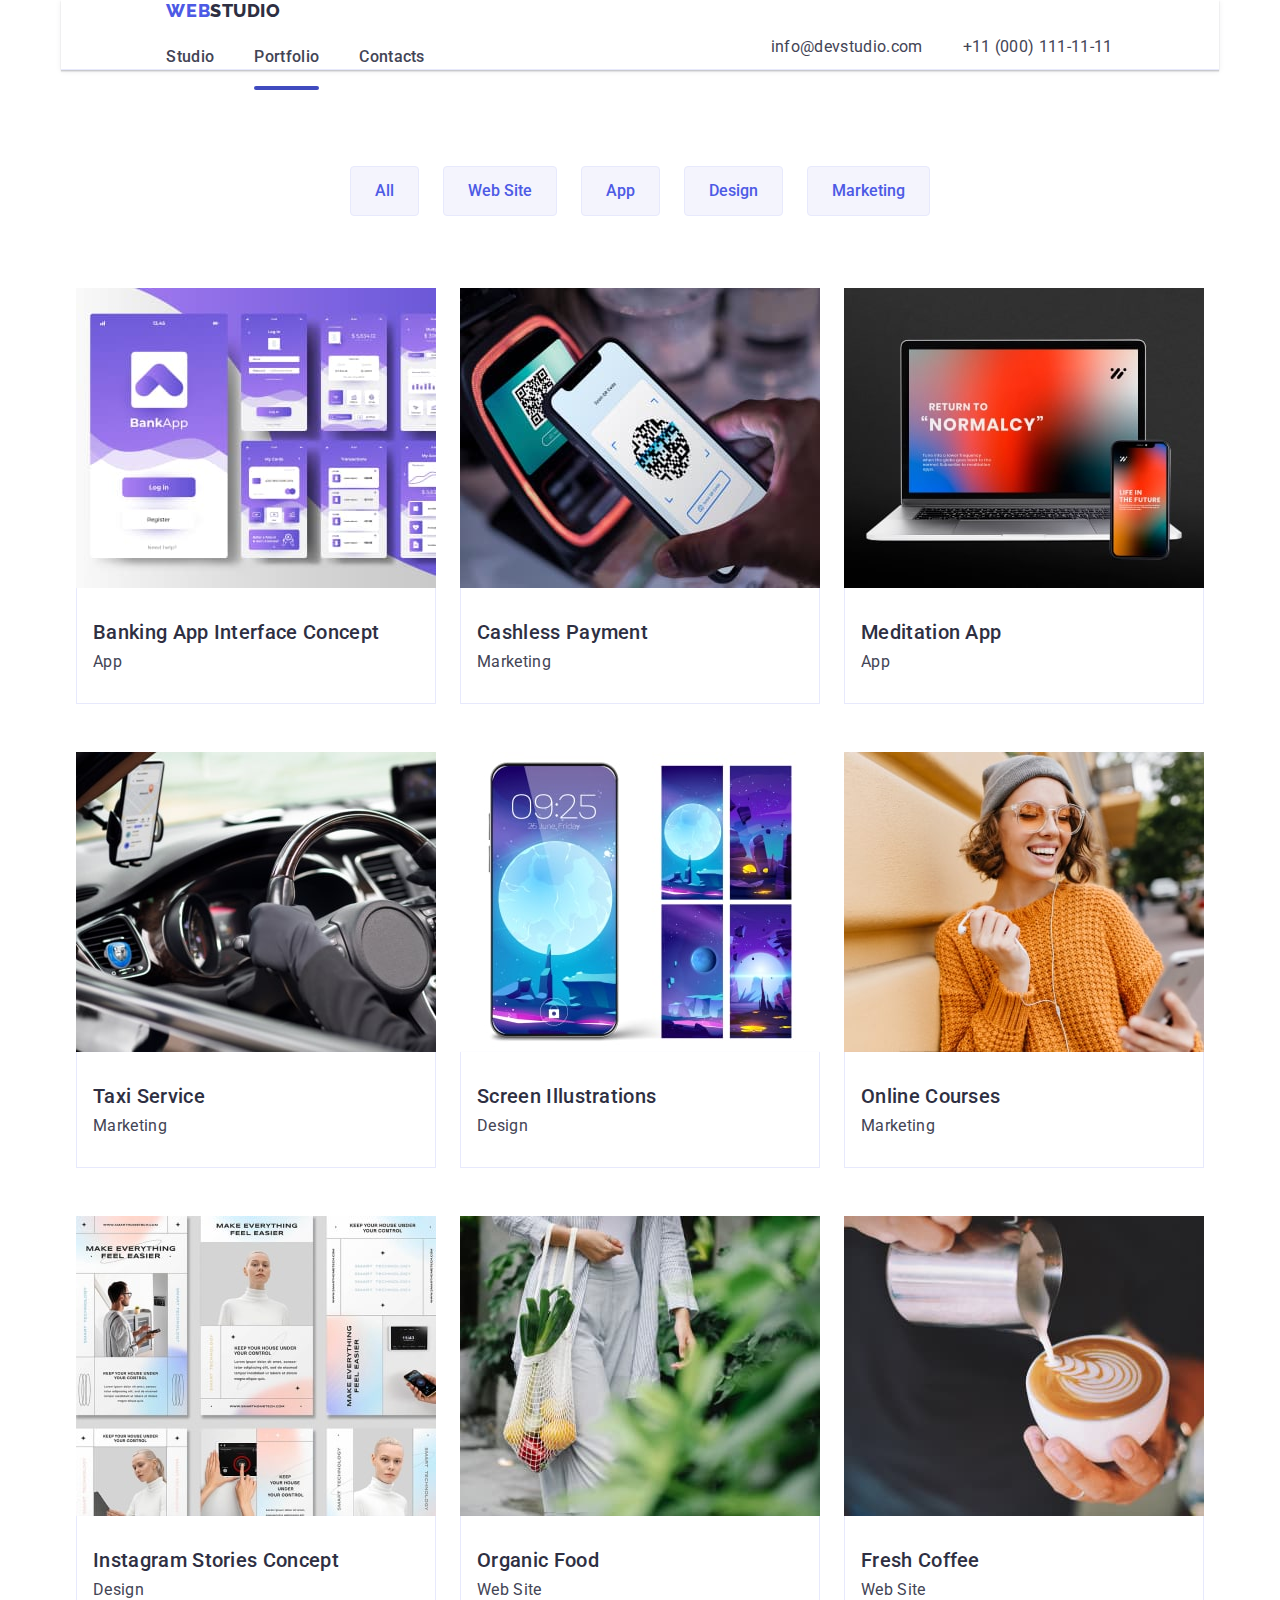
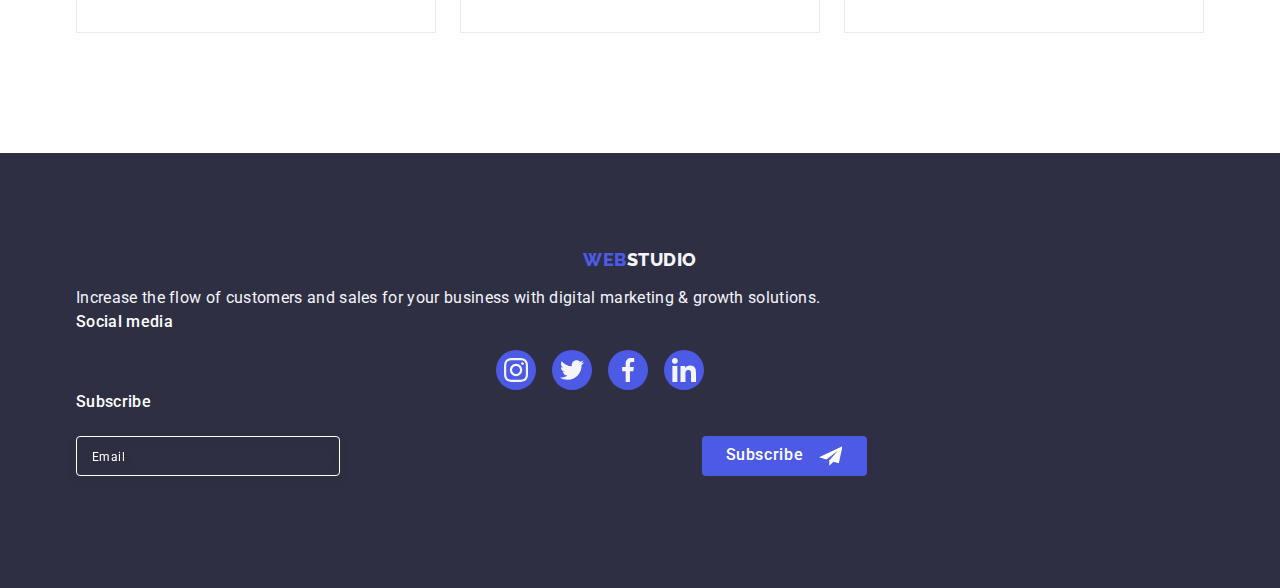
<file: portfolio.html>
<!DOCTYPE html>
<html lang="en">
  <head>
    <meta charset="UTF-8" />
    <meta http-equiv="X-UA-Compatible" content="IE=edge" />
    <meta name="viewport" content="width=device-width, initial-scale=1.0" />
    <title>Document</title>
    <!-- normalize -->
    <!-- fonts -->
    <link
      rel="stylesheet"
      href="https://cdnjs.cloudflare.com/ajax/libs/modern-normalize/1.1.0/modern-normalize.min.css"
    />
    <link rel="preconnect" href="https://fonts.googleapis.com" />
    <link rel="preconnect" href="https://fonts.gstatic.com" crossorigin />
    <link
      href="https://fonts.googleapis.com/css2?family=Raleway:wght@800&family=Roboto:wght@400;500;700;900&display=swap"
      rel="stylesheet"
    />
    <!-- My styles -->
    <link rel="stylesheet" href="./css/styles.css" />
  </head>
  <body>
    <!-- Page header - "header"-->
    <header class="page-header">
      <div class="container header-container">
        <nav class="navigation">
          <a class="logo" href="./index.html"
            >web<span class="header-span">Studio</span></a
          >
          <ul class="header-menu">
            <li class="header-item">
              <a class="header-item-link" href="./index.html">Studio</a>
            </li>
            <li class="header-item">
              <a class="header-item-link current" href="./portfolio.html"
                >Portfolio</a
              >
            </li>
            <li class="header-item">
              <a class="header-item-link" href="./index.html">Contacts</a>
            </li>
          </ul>
        </nav>
        <address class="header-address">
          <ul class="header-address-menu">
            <li class="header-address-item">
              <a class="header-item-mail" href="mailto:info@devstudio.com"
                >info@devstudio.com</a
              >
            </li>
            <li class="header-address-item">
              <a class="header-item-phone" href="tel:+110001111111"
                >+11 (000) 111-11-11</a
              >
            </li>
          </ul>
        </address>
      </div>
    </header>
    <!-- Page header ends -->
    <main>
      <!-- portfoilo section "pottfolio" -->
      <section class="portfolio-section">
        <div class="container">
          <h1 class="portfolio-header-title">Portfolio</h1>
          <ul class="portfolio-menu">
            <li class="portfolio-item-btn">
              <button class="portfolio-btn" type="button">All</button>
            </li>
            <li class="portfolio-item-btn">
              <button class="portfolio-btn" type="button">Web Site</button>
            </li>
            <li class="portfolio-item-btn">
              <button class="portfolio-btn" type="button">App</button>
            </li>
            <li class="portfolio-item-btn">
              <button class="portfolio-btn" type="button">Design</button>
            </li>
            <li class="portfolio-item-btn">
              <button class="portfolio-btn" type="button">Marketing</button>
            </li>
          </ul>
          <ul class="cards-menu">
            <li class="portfolio-item">
              <a class="portfolio-img" href="">
                <div class="port-over">
                  <div class="port-img">
                    <img
                      src="./images/img-1-360.jpg"
                      alt="Banking App Interface Concept"
                      width="360"
                    />
                  </div>
                  <div class="over">
                    <p class="over-text">
                      14 Stylish and User-Friendly App Design Concepts · Task
                      Manager App · Calorie Tracker App · Exotic Fruit Ecommerce
                      App · Cloud Storage App
                    </p>
                  </div>
                </div>
                <div class="portfoilo-img-card">
                  <h2 class="portfoilo-header-suptitle">
                    Banking App Interface Concept
                  </h2>
                  <p class="portfolio-text">App</p>
                </div>
              </a>
            </li>
            <li class="portfolio-item">
              <a class="portfolio-img" href="./index.html">
                <div class="port-over">
                  <div class="port-img">
                    <img
                      src="./images/img-2-360.jpg"
                      alt="Cashless Payment"
                      width="360"
                    />
                  </div>
                  <div class="over">
                    <p class="over-text">
                      14 Stylish and User-Friendly App Design Concepts · Task
                      Manager App · Calorie Tracker App · Exotic Fruit Ecommerce
                      App · Cloud Storage App
                    </p>
                  </div>
                </div>
                <div class="portfoilo-img-card">
                  <h2 class="portfoilo-header-suptitle">Cashless Payment</h2>
                  <p class="portfolio-text">Marketing</p>
                </div>
              </a>
            </li>
            <li class="portfolio-item">
              <a class="portfolio-img" href="./index.html">
                <div class="port-over">
                  <div class="port-img">
                    <img
                      src="./images/img-3-360.jpg"
                      alt="Meditation App"
                      width="360"
                    />
                  </div>
                  <div class="over">
                    <p class="over-text">
                      14 Stylish and User-Friendly App Design Concepts · Task
                      Manager App · Calorie Tracker App · Exotic Fruit Ecommerce
                      App · Cloud Storage App
                    </p>
                  </div>
                </div>
                <div class="portfoilo-img-card">
                  <h2 class="portfoilo-header-suptitle">Meditation App</h2>
                  <p class="portfolio-text">App</p>
                </div>
              </a>
            </li>
            <li class="portfolio-item">
              <a class="portfolio-img" href="./index.html">
                <div class="port-over">
                  <div class="port-img">
                    <img
                      src="./images/img-4-360.jpg"
                      alt="Taxi Service"
                      width="360"
                    />
                  </div>
                  <div class="over">
                    <p class="over-text">
                      14 Stylish and User-Friendly App Design Concepts · Task
                      Manager App · Calorie Tracker App · Exotic Fruit Ecommerce
                      App · Cloud Storage App
                    </p>
                  </div>
                </div>
                <div class="portfoilo-img-card">
                  <h2 class="portfoilo-header-suptitle">Taxi Service</h2>
                  <p class="portfolio-text">Marketing</p>
                </div>
              </a>
            </li>
            <li class="portfolio-item">
              <a class="portfolio-img" href="./index.html">
                <div class="port-over">
                  <div class="port-img">
                    <img
                      src="./images/img-5-360.jpg"
                      alt="Screen Illustrations"
                      width="360"
                    />
                  </div>
                  <div class="over">
                    <p class="over-text">
                      14 Stylish and User-Friendly App Design Concepts · Task
                      Manager App · Calorie Tracker App · Exotic Fruit Ecommerce
                      App · Cloud Storage App
                    </p>
                  </div>
                </div>
                <div class="portfoilo-img-card">
                  <h2 class="portfoilo-header-suptitle">
                    Screen Illustrations
                  </h2>
                  <p class="portfolio-text">Design</p>
                </div>
              </a>
            </li>
            <li class="portfolio-item">
              <a class="portfolio-img" href="./index.html">
                <div class="port-over">
                  <div class="port-img">
                    <img
                      src="./images/img-6-360.jpg"
                      alt="Online Courses"
                      width="360"
                    />
                  </div>
                  <div class="over">
                    <p class="over-text">
                      14 Stylish and User-Friendly App Design Concepts · Task
                      Manager App · Calorie Tracker App · Exotic Fruit Ecommerce
                      App · Cloud Storage App
                    </p>
                  </div>
                </div>
                <div class="portfoilo-img-card">
                  <h2 class="portfoilo-header-suptitle">Online Courses</h2>
                  <p class="portfolio-text">Marketing</p>
                </div>
              </a>
            </li>
            <li class="portfolio-item">
              <a class="portfolio-img" href="./index.html">
                <div class="port-over">
                  <div class="port-img">
                    <img
                      src="./images/img-7-360.jpg"
                      alt="Instagram Stories Concept"
                      width="360"
                    />
                  </div>
                  <div class="over">
                    <p class="over-text">
                      14 Stylish and User-Friendly App Design Concepts · Task
                      Manager App · Calorie Tracker App · Exotic Fruit Ecommerce
                      App · Cloud Storage App
                    </p>
                  </div>
                </div>
                <div class="portfoilo-img-card">
                  <h2 class="portfoilo-header-suptitle">
                    Instagram Stories Concept
                  </h2>
                  <p class="portfolio-text">Design</p>
                </div>
              </a>
            </li>
            <li class="portfolio-item">
              <a class="portfolio-img" href="">
                <div class="port-over">
                  <div class="port-img">
                    <img
                      src="./images/img-8-360.jpg"
                      alt="Organic Food"
                      width="360"
                    />
                    <div class="over">
                      <p class="over-text">
                        14 Stylish and User-Friendly App Design Concepts · Task
                        Manager App · Calorie Tracker App · Exotic Fruit
                        Ecommerce App · Cloud Storage App
                      </p>
                    </div>
                  </div>
                </div>
                <div class="portfoilo-img-card">
                  <h2 class="portfoilo-header-suptitle">Organic Food</h2>
                  <p class="portfolio-text">Web Site</p>
                </div>
              </a>
            </li>
            <li class="portfolio-item">
              <a class="portfolio-img" href="./index.html">
                <div class="port-over">
                  <div class="port-img">
                    <img
                      src="./images/img-9-360.jpg"
                      alt="Fresh Coffee"
                      width="360"
                    />
                    <div class="over">
                      <p class="over-text">
                        14 Stylish and User-Friendly App Design Concepts · Task
                        Manager App · Calorie Tracker App · Exotic Fruit
                        Ecommerce App · Cloud Storage App
                      </p>
                    </div>
                  </div>
                </div>
                <div class="portfoilo-img-card">
                  <h2 class="portfoilo-header-suptitle">Fresh Coffee</h2>
                  <p class="portfolio-text">Web Site</p>
                </div>
              </a>
            </li>
          </ul>
        </div>
      </section>
      <!-- End of portfolio section -->
    </main>
    <!-- Page Footer - "footer"-->
    <footer class="footer-main">
      <div class="container footer-social">
        <div class="footer-logo-text">
          <a class="logo footer-logo" href="./index.html"
            >web<span class="footer-span">Studio</span></a
          >
          <p class="footer-text">
            Increase the flow of customers and sales for your business with
            digital marketing & growth solutions.
          </p>
        </div>
        <div class="footer-social-wrapper">
          <p class="social-text">Social media</p>
          <ul class="footer-social-links">
            <li class="social-item">
              <a
                class="social-link social-link-hf"
                href="instagram.com"
                target="_blank"
                rel="noopener noreferer"
                aria-label="link to instagram"
              >
                <svg class="social-icon" width="24" height="24">
                  <use href="./images/icons.svg#icon-instagram"></use>
                </svg>
              </a>
            </li>
            <li class="social-item">
              <a
                class="social-link social-link-hf"
                href="twitter.com"
                target="_blank"
                rel="noopener noreferer"
                aria-label="link to twitter"
              >
                <svg class="social-icon" width="24" height="24">
                  <use href="./images/icons.svg#icon-twitter"></use>
                </svg>
              </a>
            </li>
            <li class="social-item">
              <a
                class="social-link social-link-hf"
                href="facebook.com"
                target="_blank"
                rel="noopener noreferer"
                aria-label="link to facebook"
              >
                <svg class="social-icon" width="24" height="24">
                  <use href="./images/icons.svg#icon-facebook"></use>
                </svg>
              </a>
            </li>
            <li class="social-item">
              <a
                class="social-link social-link-hf"
                href="linkedin.com"
                target="_blank"
                rel="noopener noreferer"
                aria-label="link to linkedin"
              >
                <svg class="social-icon" width="24" height="24">
                  <use href="./images/icons.svg#icon-linkedin"></use>
                </svg>
              </a>
            </li>
          </ul>
        </div>
        <div class="form-wrapper">
          <p class="footer-form-text">Subscribe</p>
          <form class="footer-form">
            <label class="footer-form">
              <input
                class="footer-form-input"
                type="mail"
                name="email"
                placeholder="Email"
              />
            </label>
            <button class="footer-btn" type="submit">
              Subscribe
              <svg class="footer-subscribe-icon" width="24" height="20">
                <use href="./images/icons.svg#icon-send"></use>
              </svg>
            </button>
          </form>
        </div>
      </div>
    </footer>
  </body>
</html>
</file>
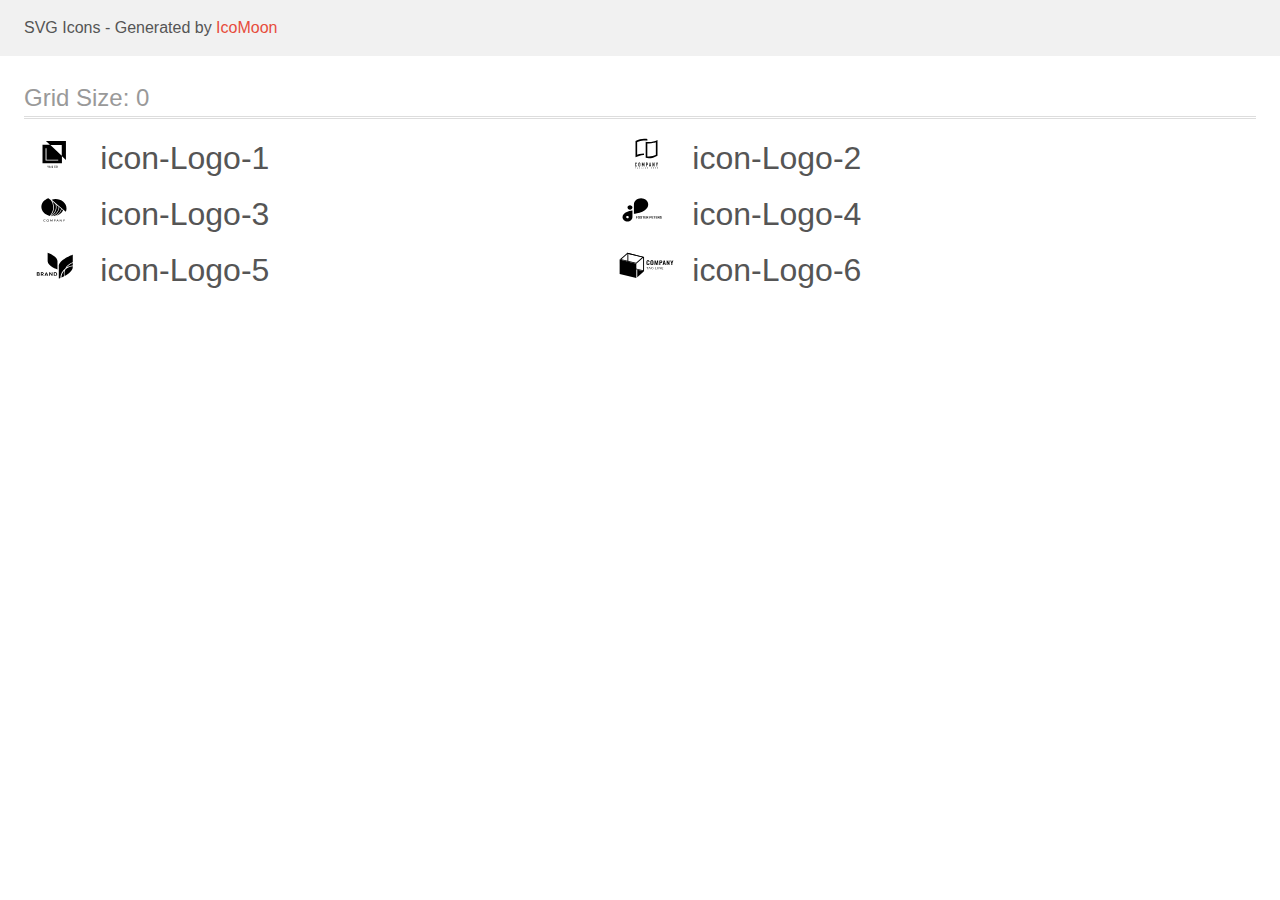
<file: images/icomoon (1)/demo.html>
<!doctype html>
<html>
<head>
    <title>IcoMoon - SVG Icons</title>
    <meta charset="utf-8">
    <meta name="viewport" content="width=device-width, initial-scale=1">
    <link rel="stylesheet" href="demo-files/demo.css">
    <link rel="stylesheet" href="style.css">
</head>
<body>
<svg aria-hidden="true" style="position: absolute; width: 0; height: 0; overflow: hidden;" version="1.1" xmlns="http://www.w3.org/2000/svg" xmlns:xlink="http://www.w3.org/1999/xlink">
<defs>
<symbol id="icon-Logo-1" viewBox="0 0 59 32">
<path d="M21.714 4l4.004 3.815-7.433-0.004v18.51h19.429v-7.077l4 3.811v-19.054h-20zM37.538 18.796l-11.354-10.817h11.354v10.817zM34.013 23.613h-12.653v-12.449h0.894v11.606h11.759v0.843zM23.883 29.749l-0.472-0.97h-0.389l0.684 1.284v0.748h0.353v-0.748l0.684-1.284h-0.388l-0.472 0.97zM25.622 28.78h0.084l0.767 2.031h-0.368l-0.164-0.476h-0.786l-0.164 0.476h-0.367l0.765-2.031h0.234zM25.249 30.058h0.595l-0.298-0.862-0.297 0.862zM27.704 29.721c-0.015-0.020-0.030-0.038-0.044-0.057-0.052-0.069-0.093-0.135-0.121-0.2s-0.043-0.132-0.043-0.201c0-0.106 0.022-0.197 0.066-0.273s0.106-0.135 0.186-0.176c0.080-0.042 0.173-0.063 0.28-0.063 0.103 0 0.192 0.021 0.266 0.063 0.075 0.041 0.133 0.095 0.173 0.163s0.061 0.142 0.061 0.223c0 0.064-0.012 0.123-0.035 0.176s-0.055 0.101-0.096 0.145c-0.041 0.044-0.088 0.085-0.142 0.124l-0.141 0.103 0.402 0.475c0.013-0.026 0.025-0.053 0.036-0.082 0.034-0.089 0.052-0.188 0.052-0.297h0.29c0 0.099-0.010 0.192-0.029 0.28s-0.049 0.17-0.091 0.245c-0.017 0.031-0.036 0.061-0.058 0.090l0.298 0.351h-0.389l-0.118-0.139c-0.064 0.049-0.133 0.086-0.208 0.114-0.099 0.035-0.204 0.053-0.315 0.053-0.135 0-0.252-0.025-0.35-0.074s-0.175-0.117-0.229-0.204c-0.053-0.087-0.080-0.186-0.080-0.297 0-0.083 0.017-0.155 0.052-0.218s0.081-0.122 0.141-0.176c0.055-0.050 0.118-0.1 0.188-0.15zM27.871 29.925l-0.042 0.031c-0.049 0.040-0.086 0.079-0.11 0.116s-0.039 0.070-0.046 0.1c-0.008 0.031-0.011 0.058-0.011 0.081 0 0.059 0.013 0.113 0.038 0.162s0.064 0.087 0.113 0.116c0.050 0.028 0.111 0.042 0.183 0.042 0.077 0 0.152-0.017 0.225-0.052 0.036-0.018 0.071-0.039 0.103-0.064l-0.452-0.532zM27.951 29.554l0.125-0.084c0.059-0.039 0.1-0.077 0.126-0.114s0.038-0.086 0.038-0.142c0-0.048-0.019-0.093-0.056-0.134s-0.090-0.061-0.158-0.061c-0.047 0-0.087 0.011-0.12 0.034s-0.057 0.050-0.074 0.087c-0.016 0.035-0.024 0.075-0.024 0.119 0 0.042 0.011 0.085 0.032 0.13s0.051 0.090 0.088 0.138c0.008 0.010 0.015 0.020 0.023 0.029zM31.505 30.15h-0.349c-0.010 0.088-0.032 0.163-0.064 0.225s-0.079 0.106-0.141 0.138c-0.061 0.032-0.142 0.047-0.241 0.047-0.082 0-0.152-0.016-0.211-0.049s-0.107-0.079-0.145-0.138c-0.037-0.059-0.065-0.131-0.084-0.213s-0.026-0.177-0.026-0.279v-0.172c0-0.108 0.010-0.204 0.029-0.287s0.051-0.156 0.091-0.213c0.040-0.058 0.090-0.101 0.149-0.131s0.129-0.045 0.209-0.045c0.098 0 0.177 0.017 0.237 0.050s0.106 0.080 0.137 0.142c0.032 0.062 0.052 0.137 0.061 0.225h0.349c-0.014-0.136-0.052-0.256-0.114-0.361s-0.148-0.187-0.259-0.247c-0.112-0.060-0.248-0.089-0.41-0.089-0.127 0-0.242 0.022-0.345 0.067s-0.188 0.109-0.261 0.194c-0.073 0.084-0.128 0.185-0.167 0.303s-0.057 0.25-0.057 0.396v0.169c0 0.146 0.019 0.278 0.056 0.396s0.093 0.219 0.165 0.303c0.072 0.083 0.158 0.147 0.258 0.192s0.213 0.067 0.339 0.067c0.164 0 0.303-0.030 0.417-0.089s0.203-0.141 0.266-0.244c0.063-0.104 0.1-0.223 0.112-0.356zM33.443 29.851v-0.112c0-0.153-0.020-0.291-0.061-0.412s-0.097-0.226-0.172-0.311c-0.074-0.087-0.163-0.152-0.266-0.197s-0.218-0.068-0.343-0.068c-0.125 0-0.239 0.023-0.342 0.068s-0.191 0.11-0.266 0.197c-0.074 0.086-0.132 0.189-0.173 0.311s-0.061 0.258-0.061 0.412v0.112c0 0.154 0.020 0.291 0.061 0.413s0.1 0.226 0.176 0.311c0.075 0.086 0.164 0.151 0.266 0.197s0.217 0.067 0.342 0.067c0.126 0 0.24-0.022 0.343-0.067s0.192-0.111 0.265-0.197c0.074-0.086 0.132-0.189 0.172-0.311s0.060-0.259 0.060-0.413zM33.092 29.737v0.114c0 0.113-0.011 0.214-0.033 0.301s-0.053 0.161-0.095 0.222c-0.042 0.059-0.093 0.105-0.153 0.135s-0.13 0.045-0.208 0.045c-0.077 0-0.146-0.015-0.206-0.045s-0.113-0.076-0.156-0.135c-0.043-0.060-0.075-0.134-0.098-0.222s-0.033-0.188-0.033-0.301v-0.114c0-0.113 0.011-0.213 0.033-0.3s0.054-0.16 0.096-0.219c0.043-0.059 0.094-0.104 0.155-0.134s0.129-0.046 0.206-0.046 0.147 0.015 0.208 0.046c0.061 0.030 0.113 0.074 0.155 0.134s0.075 0.132 0.096 0.219c0.022 0.087 0.033 0.186 0.033 0.3z"></path>
</symbol>
<symbol id="icon-Logo-2" viewBox="0 0 59 32">
<path d="M28.636 3.391h-0.078c-0.12-0.007-0.24-0.010-0.36-0.013v0h-0.26c-0.227 0-0.458 0.006-0.688 0.017-0.017-0.001-0.035-0.001-0.052 0-2.082 0.118-4.123 0.638-6.009 1.533l-0.247 0.119v12.652l0.578-0.196c0.507-0.174 1.048-0.331 1.607-0.477 1.512-0.388 3.065-0.595 4.626-0.615v1.662c-0.207 0.002-0.408 0.007-0.609 0.017h-0.048c-1.201 0.066-2.393 0.249-3.559 0.546-1.477 0.37-2.901 0.925-4.24 1.652v-16.227c1.39-0.811 2.888-1.42 4.448-1.809 1.37-0.354 2.778-0.535 4.192-0.541h0.244c0.292 0.007 0.577 0.020 0.844 0.041 0.705 0.049 1.404 0.161 2.089 0.333v1.636c-0.666-0.155-1.342-0.257-2.024-0.305-0.014-0.001-0.028-0.002-0.041-0.004-0.141-0.012-0.282-0.024-0.414-0.024zM31.516 5.064c0.363 0.028 0.739 0.041 1.119 0.041 1.487-0.005 2.967-0.195 4.407-0.565 1.476-0.371 2.9-0.927 4.238-1.654v15.938c-1.391 0.81-2.889 1.419-4.449 1.809-1.37 0.352-2.778 0.533-4.192 0.539-1.072 0.009-2.14-0.117-3.18-0.375v-16.041c0.246 0.057 0.499 0.109 0.756 0.153 0.422 0.071 0.867 0.123 1.301 0.155zM39.627 5.187l-0.578 0.195c-0.532 0.179-1.068 0.339-1.608 0.481-1.57 0.403-3.183 0.61-4.804 0.616-0.377 0-0.724-0.010-1.060-0.032l-0.461-0.030v13.015l0.396 0.035c0.367 0.032 0.746 0.048 1.128 0.048 1.276-0.005 2.547-0.17 3.783-0.49 1.018-0.255 2.008-0.611 2.956-1.062l0.247-0.119v-12.656z"></path>
<path d="M20.421 25.836c-0.083-0.086-0.183-0.154-0.294-0.199s-0.23-0.066-0.349-0.061c-0.127-0.002-0.253 0.022-0.372 0.070-0.108 0.043-0.207 0.108-0.289 0.19-0.082 0.083-0.145 0.182-0.186 0.291-0.045 0.114-0.068 0.236-0.067 0.359v2.168c-0.005 0.153 0.024 0.305 0.085 0.445 0.051 0.111 0.125 0.21 0.217 0.291 0.087 0.073 0.188 0.126 0.298 0.154 0.105 0.030 0.214 0.045 0.324 0.045 0.121 0.001 0.24-0.025 0.35-0.076 0.108-0.047 0.207-0.116 0.289-0.201 0.080-0.084 0.145-0.183 0.189-0.291 0.046-0.109 0.070-0.227 0.069-0.346v-0.243h-0.567v0.193c0.002 0.066-0.010 0.132-0.033 0.193-0.018 0.046-0.047 0.088-0.082 0.122-0.035 0.028-0.075 0.050-0.119 0.062-0.038 0.013-0.078 0.020-0.119 0.020-0.051 0.006-0.102-0.002-0.149-0.022s-0.087-0.053-0.117-0.094c-0.053-0.087-0.080-0.188-0.075-0.291v-2.021c-0.004-0.112 0.020-0.223 0.069-0.324 0.029-0.046 0.071-0.082 0.12-0.105s0.104-0.032 0.157-0.025c0.049-0.002 0.097 0.008 0.141 0.030s0.082 0.053 0.112 0.092c0.063 0.083 0.097 0.186 0.094 0.291v0.187h0.561v-0.221c0.001-0.13-0.022-0.258-0.069-0.379-0.042-0.114-0.106-0.217-0.189-0.305z"></path>
<path d="M23.788 25.811c-0.181-0.153-0.409-0.237-0.645-0.238-0.115 0-0.23 0.021-0.338 0.061-0.11 0.039-0.212 0.1-0.299 0.177-0.094 0.084-0.169 0.188-0.22 0.304-0.057 0.132-0.085 0.276-0.082 0.42v2.079c-0.004 0.146 0.024 0.292 0.082 0.426 0.051 0.112 0.126 0.211 0.22 0.291 0.087 0.080 0.188 0.143 0.299 0.183 0.108 0.040 0.223 0.061 0.338 0.061s0.23-0.021 0.338-0.061c0.113-0.041 0.217-0.103 0.306-0.183 0.090-0.081 0.163-0.18 0.214-0.291 0.058-0.134 0.086-0.279 0.082-0.426v-2.079c0.003-0.144-0.025-0.288-0.082-0.42-0.050-0.115-0.123-0.218-0.214-0.304zM23.523 28.614c0.005 0.055-0.003 0.111-0.022 0.163s-0.050 0.099-0.090 0.138c-0.075 0.063-0.169 0.097-0.267 0.097s-0.192-0.034-0.267-0.097c-0.040-0.038-0.071-0.085-0.090-0.138s-0.027-0.108-0.022-0.163v-2.079c-0.005-0.055 0.003-0.111 0.022-0.163s0.050-0.099 0.090-0.138c0.075-0.063 0.169-0.097 0.267-0.097s0.192 0.034 0.267 0.097c0.040 0.038 0.071 0.085 0.090 0.138s0.027 0.108 0.022 0.163v2.079z"></path>
<path d="M28.21 29.543v-3.936h-0.545l-0.716 2.084h-0.010l-0.721-2.084h-0.539v3.936h0.562v-2.395h0.010l0.551 1.693h0.28l0.555-1.693h0.010v2.395h0.562z"></path>
<path d="M31.405 25.882c-0.087-0.097-0.196-0.171-0.318-0.215-0.132-0.043-0.269-0.063-0.408-0.061h-0.835v3.936h0.561v-1.537h0.289c0.175 0.008 0.349-0.029 0.506-0.108 0.128-0.071 0.234-0.175 0.308-0.301 0.065-0.105 0.109-0.221 0.129-0.343 0.022-0.148 0.032-0.298 0.030-0.448 0.006-0.189-0.013-0.378-0.055-0.562-0.037-0.136-0.108-0.261-0.207-0.362zM31.116 27.082c-0.002 0.071-0.020 0.141-0.052 0.205-0.032 0.061-0.083 0.109-0.145 0.138-0.083 0.037-0.174 0.054-0.265 0.049h-0.256v-1.338h0.289c0.087-0.004 0.174 0.013 0.253 0.049 0.058 0.033 0.104 0.084 0.132 0.145 0.031 0.069 0.047 0.144 0.049 0.219 0 0.083 0 0.17 0 0.262s0.006 0.186 0 0.27h-0.006z"></path>
<path d="M34.062 25.606h-0.46l-0.867 3.936h0.561l0.165-0.846h0.765l0.165 0.846h0.561l-0.889-3.936zM33.544 28.161l0.276-1.427h0.010l0.275 1.427h-0.561z"></path>
<path d="M37.686 27.978h-0.010l-0.847-2.371h-0.539v3.936h0.561v-2.367h0.012l0.857 2.367h0.528v-3.936h-0.561v2.371z"></path>
<path d="M41.113 25.606l-0.451 1.565h-0.012l-0.451-1.565h-0.594l0.77 2.273v1.664h0.561v-1.664l0.77-2.273h-0.594z"></path>
<path d="M18.857 30.654h0.27v0.759h0.184v-0.759h0.269v-0.155h-0.723v0.155z"></path>
<path d="M21.13 30.498l-0.354 0.914h0.195l0.075-0.208h0.364l0.078 0.208h0.2l-0.363-0.914h-0.195zM21.101 31.051l0.124-0.339 0.124 0.339h-0.249z"></path>
<path d="M23.376 31.076h0.211v0.118c-0.062 0.049-0.138 0.076-0.217 0.077-0.037 0.002-0.074-0.005-0.107-0.020s-0.063-0.038-0.086-0.067c-0.048-0.070-0.072-0.154-0.068-0.238 0-0.203 0.088-0.305 0.263-0.305 0.046-0.005 0.092 0.008 0.13 0.034s0.065 0.066 0.077 0.111l0.181-0.035c-0.039-0.179-0.168-0.269-0.387-0.269-0.117-0.003-0.232 0.039-0.319 0.118-0.046 0.045-0.082 0.1-0.104 0.161s-0.032 0.126-0.027 0.19c-0.005 0.125 0.036 0.248 0.117 0.343 0.045 0.046 0.099 0.082 0.159 0.105s0.124 0.033 0.188 0.029c0.143 0.004 0.282-0.048 0.387-0.145v-0.36h-0.396v0.154z"></path>
<path d="M25.67 30.498h-0.185v0.914h0.64v-0.155h-0.455v-0.759z"></path>
<path d="M27.61 30.498h-0.185v0.914h0.185v-0.914z"></path>
<path d="M29.507 31.109l-0.374-0.61h-0.179v0.914h0.172v-0.597l0.367 0.597h0.184v-0.914h-0.169v0.61z"></path>
<path d="M31.221 31.010h0.455v-0.155h-0.455v-0.201h0.49v-0.155h-0.675v0.914h0.694v-0.155h-0.509v-0.247z"></path>
<path d="M35.378 30.859h-0.36v-0.36h-0.184v0.914h0.184v-0.4h0.36v0.4h0.184v-0.914h-0.184v0.36z"></path>
<path d="M37.103 31.010h0.457v-0.155h-0.457v-0.201h0.492v-0.155h-0.675v0.914h0.692v-0.155h-0.509v-0.247z"></path>
<path d="M39.442 31.010c0.159-0.025 0.24-0.109 0.24-0.254 0.005-0.039-0.001-0.078-0.017-0.114s-0.041-0.067-0.073-0.089c-0.083-0.042-0.175-0.060-0.267-0.054h-0.387v0.914h0.184v-0.382h0.036c0.039-0.002 0.078 0.005 0.114 0.020 0.027 0.017 0.049 0.040 0.065 0.067l0.2 0.291h0.22l-0.111-0.179c-0.049-0.088-0.119-0.163-0.202-0.219zM39.257 30.884h-0.136v-0.23h0.145c0.063-0.005 0.126 0.002 0.187 0.022 0.013 0.012 0.024 0.026 0.031 0.043s0.010 0.034 0.009 0.052c-0.001 0.018-0.006 0.035-0.014 0.051s-0.020 0.029-0.035 0.040c-0.060 0.018-0.124 0.026-0.187 0.022z"></path>
<path d="M41.206 31.010h0.455v-0.155h-0.455v-0.201h0.492v-0.155h-0.676v0.914h0.694v-0.155h-0.509v-0.247z"></path>
</symbol>
<symbol id="icon-Logo-3" viewBox="0 0 59 32">
<path d="M21.034 28.128c0.009 0 0.018 0.002 0.027 0.005s0.016 0.008 0.022 0.014l0.126 0.119c-0.098 0.096-0.219 0.173-0.355 0.225-0.159 0.057-0.331 0.085-0.503 0.081-0.162 0.003-0.323-0.023-0.473-0.076-0.135-0.048-0.257-0.121-0.357-0.213-0.102-0.095-0.18-0.207-0.23-0.329-0.055-0.136-0.082-0.278-0.080-0.422-0.002-0.144 0.027-0.288 0.087-0.423 0.055-0.122 0.138-0.234 0.244-0.329 0.108-0.093 0.237-0.166 0.379-0.214 0.155-0.051 0.321-0.077 0.487-0.076 0.155-0.003 0.309 0.020 0.453 0.069 0.125 0.046 0.24 0.111 0.339 0.19l-0.106 0.127c-0.007 0.009-0.016 0.017-0.027 0.023-0.012 0.007-0.028 0.011-0.043 0.009-0.016-0.001-0.032-0.006-0.046-0.014l-0.057-0.034-0.079-0.043c-0.034-0.016-0.069-0.030-0.106-0.042-0.047-0.014-0.095-0.026-0.144-0.034-0.062-0.010-0.125-0.014-0.188-0.014-0.12-0.001-0.239 0.018-0.35 0.057-0.104 0.036-0.197 0.090-0.274 0.159-0.079 0.073-0.139 0.16-0.178 0.253-0.044 0.107-0.066 0.22-0.065 0.334-0.002 0.116 0.020 0.23 0.065 0.34 0.038 0.093 0.098 0.179 0.175 0.252 0.072 0.068 0.162 0.122 0.262 0.156 0.103 0.036 0.213 0.055 0.325 0.054 0.064 0.001 0.129-0.003 0.192-0.011 0.104-0.011 0.204-0.042 0.292-0.090 0.044-0.025 0.086-0.053 0.125-0.084 0.016-0.013 0.038-0.021 0.060-0.022z"></path>
<path d="M24.678 27.532c0.002 0.143-0.027 0.285-0.085 0.419-0.051 0.122-0.132 0.233-0.238 0.326s-0.232 0.166-0.373 0.214c-0.309 0.101-0.65 0.101-0.959 0-0.14-0.049-0.266-0.122-0.371-0.214-0.105-0.095-0.187-0.206-0.24-0.329-0.114-0.271-0.114-0.568 0-0.84 0.054-0.122 0.135-0.235 0.24-0.33 0.106-0.090 0.232-0.16 0.371-0.206 0.308-0.102 0.651-0.102 0.959 0 0.14 0.049 0.267 0.122 0.372 0.214 0.104 0.094 0.185 0.204 0.238 0.325 0.058 0.135 0.087 0.278 0.085 0.422zM24.347 27.532c0.002-0.114-0.018-0.228-0.060-0.337-0.035-0.093-0.093-0.179-0.169-0.252-0.074-0.069-0.165-0.124-0.267-0.159-0.224-0.074-0.473-0.074-0.697 0-0.102 0.035-0.193 0.090-0.267 0.159-0.077 0.073-0.135 0.159-0.17 0.252-0.080 0.219-0.080 0.454 0 0.674 0.036 0.093 0.094 0.179 0.17 0.252 0.074 0.069 0.165 0.123 0.267 0.158 0.225 0.072 0.472 0.072 0.697 0 0.102-0.035 0.192-0.089 0.267-0.158 0.076-0.073 0.133-0.159 0.169-0.252 0.042-0.109 0.063-0.223 0.060-0.337z"></path>
<path d="M27.164 27.885l0.033 0.076c0.013-0.027 0.024-0.051 0.036-0.076s0.026-0.050 0.041-0.074l0.806-1.252c0.016-0.022 0.030-0.035 0.046-0.039 0.021-0.006 0.044-0.008 0.066-0.007h0.238v2.036h-0.282v-1.497c0-0.019 0-0.040 0-0.063-0.002-0.023-0.002-0.047 0-0.070l-0.811 1.269c-0.010 0.019-0.027 0.035-0.047 0.046s-0.045 0.017-0.069 0.017h-0.046c-0.025 0-0.049-0.006-0.069-0.017s-0.037-0.027-0.047-0.047l-0.834-1.277c0 0.024 0 0.049 0 0.073s0 0.046 0 0.065v1.497h-0.273v-2.032h0.238c0.022-0.001 0.045 0.001 0.066 0.007 0.020 0.008 0.035 0.022 0.044 0.039l0.823 1.253c0.016 0.023 0.030 0.047 0.041 0.073z"></path>
<path d="M30.197 27.784v0.763h-0.316v-2.034h0.704c0.133-0.002 0.265 0.013 0.393 0.044 0.102 0.025 0.197 0.068 0.278 0.127 0.070 0.055 0.124 0.123 0.158 0.199 0.037 0.083 0.055 0.171 0.054 0.26 0.001 0.089-0.018 0.178-0.058 0.26-0.038 0.078-0.096 0.148-0.17 0.203-0.081 0.061-0.176 0.107-0.279 0.135-0.123 0.034-0.251 0.049-0.38 0.047l-0.382-0.005zM30.197 27.566h0.382c0.083 0.001 0.165-0.010 0.244-0.031 0.065-0.019 0.125-0.049 0.177-0.088 0.047-0.037 0.084-0.083 0.107-0.135 0.026-0.054 0.039-0.113 0.038-0.171 0.004-0.057-0.007-0.113-0.032-0.166s-0.062-0.1-0.11-0.139c-0.12-0.080-0.272-0.119-0.424-0.109h-0.382v0.838z"></path>
<path d="M34.437 28.549h-0.249c-0.025 0.001-0.050-0.006-0.069-0.019-0.018-0.013-0.032-0.029-0.041-0.047l-0.215-0.492h-1.077l-0.222 0.492c-0.008 0.018-0.022 0.034-0.039 0.046-0.020 0.014-0.045 0.021-0.071 0.020h-0.249l0.946-2.036h0.328l0.959 2.036zM32.875 27.793h0.89l-0.375-0.829c-0.029-0.062-0.052-0.126-0.071-0.191l-0.036 0.106c-0.011 0.032-0.024 0.062-0.035 0.086l-0.372 0.828z"></path>
<path d="M35.8 26.522c0.019 0.009 0.035 0.021 0.047 0.036l1.38 1.535c0-0.024 0-0.049 0-0.071s0-0.046 0-0.067v-1.442h0.282v2.036h-0.158c-0.022 0.001-0.045-0.004-0.065-0.012-0.020-0.010-0.037-0.023-0.050-0.038l-1.379-1.534c0.002 0.023 0.002 0.047 0 0.070 0 0.023 0 0.043 0 0.062v1.452h-0.282v-2.036h0.167c0.020-0 0.039 0.003 0.057 0.009z"></path>
<path d="M39.834 27.739v0.809h-0.316v-0.809l-0.872-1.226h0.282c0.024-0.001 0.048 0.005 0.068 0.018 0.017 0.013 0.032 0.029 0.043 0.046l0.546 0.791c0.022 0.034 0.041 0.065 0.057 0.094s0.028 0.058 0.039 0.086l0.041-0.088c0.015-0.032 0.033-0.063 0.054-0.093l0.538-0.797c0.011-0.016 0.025-0.030 0.041-0.043 0.019-0.014 0.043-0.021 0.068-0.020h0.285l-0.874 1.232z"></path>
<path d="M27.008 23.095c0.137 0.015 0.276 0.027 0.416 0.038 2.128-0.813 3.929-2.145 5.176-3.828s1.887-3.643 1.838-5.634l-2.346-2.004c0.477 2.12 0.254 4.313-0.644 6.331s-2.436 3.783-4.441 5.098z"></path>
<path d="M26.17 23.002l0.063 0.011c2.143-1.31 3.776-3.138 4.69-5.25s1.064-4.408 0.433-6.594l-3.341-2.854c1.351 2.346 1.895 4.972 1.568 7.572s-1.511 5.067-3.414 7.115z"></path>
<path d="M37.5 16.024c-0.568 2.188-1.946 4.162-3.931 5.628-0.58 0.43-1.205 0.814-1.868 1.145 1.616-0.406 3.102-1.123 4.342-2.097s2.202-2.178 2.812-3.52l-1.355-1.156z"></path>
<path d="M36.968 15.702l-1.929-1.648c-0.037 1.879-0.662 3.716-1.811 5.318s-2.779 2.914-4.721 3.796h0.009c0.433-0 0.865-0.022 1.295-0.066 1.815-0.633 3.418-1.64 4.667-2.931s2.104-2.826 2.489-4.469z"></path>
<path d="M26.449 7.112l-2.301-1.969c-2.057 0.679-3.827 1.873-5.077 3.426s-1.922 3.392-1.928 5.276v0c0.008 2.082 0.828 4.103 2.331 5.742s3.603 2.803 5.967 3.308c2.111-2.197 3.346-4.912 3.528-7.75s-0.701-5.652-2.52-8.032z"></path>
<path d="M42.286 15.399c-0.008-2.47-1.161-4.838-3.205-6.585s-4.815-2.731-7.707-2.739c-1.336-0.001-2.661 0.21-3.907 0.621l14.090 12.039c0.482-1.064 0.73-2.196 0.729-3.337z"></path>
</symbol>
<symbol id="icon-Logo-4" viewBox="0 0 59 32">
<path d="M13.759 12.296h-0.002c-1.363 0-2.468 0.996-2.468 2.225v0.002c0 1.229 1.105 2.225 2.468 2.225h0.002c1.363 0 2.468-0.996 2.468-2.225v-0.002c0-1.229-1.105-2.225-2.468-2.225z"></path>
<path d="M31.978 11.585c-0.004-1.707-0.758-3.343-2.096-4.551s-3.153-1.887-5.047-1.891v0c-1.894 0.003-3.709 0.683-5.049 1.89s-2.094 2.844-2.098 4.552v9.414c0 0 14.288-1.435 14.289-9.412v-0.001z"></path>
<path d="M6.286 24.088c0.003 1.188 0.528 2.326 1.46 3.166s2.194 1.314 3.511 1.317c1.317-0.003 2.579-0.477 3.511-1.317s1.456-1.978 1.46-3.165v-6.55c0 0-9.942 0.999-9.942 6.549zM11.257 25.262c-0.258 0-0.509-0.069-0.723-0.198s-0.381-0.312-0.479-0.527-0.124-0.45-0.074-0.678c0.050-0.228 0.174-0.437 0.356-0.601s0.414-0.276 0.666-0.321c0.252-0.045 0.514-0.022 0.752 0.067s0.441 0.239 0.584 0.432c0.143 0.193 0.219 0.42 0.219 0.652 0.001 0.154-0.033 0.308-0.098 0.451s-0.161 0.273-0.282 0.382c-0.121 0.109-0.265 0.196-0.423 0.256s-0.328 0.090-0.499 0.090v-0.004z"></path>
<path d="M20.348 23.151v2.438h-0.502v-2.438h0.502zM21.319 24.193v0.392h-1.108v-0.392h1.108zM21.436 23.151v0.393h-1.225v-0.393h1.225zM23.73 24.313v0.116c0 0.185-0.025 0.352-0.075 0.499s-0.121 0.273-0.213 0.377c-0.091 0.103-0.201 0.181-0.328 0.236-0.126 0.055-0.266 0.082-0.42 0.082-0.153 0-0.293-0.027-0.42-0.082-0.126-0.055-0.235-0.133-0.328-0.236-0.093-0.104-0.165-0.229-0.216-0.377-0.050-0.147-0.075-0.314-0.075-0.499v-0.116c0-0.186 0.025-0.353 0.075-0.499 0.050-0.147 0.121-0.273 0.213-0.377 0.093-0.104 0.202-0.183 0.328-0.238 0.127-0.055 0.267-0.082 0.42-0.082 0.154 0 0.294 0.027 0.42 0.082 0.127 0.055 0.237 0.134 0.328 0.238 0.093 0.104 0.164 0.229 0.214 0.377 0.051 0.146 0.077 0.312 0.077 0.499zM23.222 24.429v-0.119c0-0.13-0.012-0.243-0.035-0.342s-0.058-0.181-0.104-0.248-0.102-0.117-0.167-0.151c-0.066-0.035-0.141-0.052-0.226-0.052s-0.16 0.017-0.226 0.052c-0.065 0.034-0.12 0.084-0.166 0.151-0.045 0.067-0.079 0.15-0.102 0.248s-0.035 0.212-0.035 0.342v0.119c0 0.128 0.012 0.242 0.035 0.341 0.023 0.098 0.058 0.181 0.104 0.249 0.046 0.067 0.102 0.118 0.167 0.152s0.141 0.052 0.226 0.052c0.085 0 0.16-0.017 0.226-0.052s0.121-0.085 0.166-0.152c0.045-0.068 0.079-0.151 0.102-0.249 0.023-0.099 0.035-0.213 0.035-0.341zM25.36 24.951c0-0.044-0.007-0.083-0.020-0.117-0.012-0.036-0.036-0.068-0.070-0.097-0.035-0.030-0.083-0.060-0.146-0.089s-0.143-0.059-0.243-0.090c-0.11-0.036-0.215-0.076-0.315-0.121-0.098-0.045-0.185-0.096-0.261-0.156-0.075-0.060-0.134-0.13-0.177-0.209-0.042-0.079-0.064-0.171-0.064-0.276 0-0.102 0.022-0.194 0.067-0.276 0.045-0.084 0.107-0.155 0.188-0.214 0.080-0.060 0.175-0.107 0.285-0.139 0.11-0.032 0.232-0.049 0.363-0.049 0.18 0 0.337 0.032 0.47 0.097s0.238 0.154 0.311 0.266c0.075 0.113 0.112 0.242 0.112 0.387h-0.499c0-0.071-0.015-0.134-0.045-0.188-0.029-0.055-0.074-0.098-0.134-0.129-0.059-0.031-0.134-0.047-0.224-0.047-0.087 0-0.16 0.013-0.218 0.040-0.058 0.026-0.102 0.061-0.131 0.105-0.029 0.044-0.044 0.093-0.044 0.147 0 0.041 0.010 0.079 0.030 0.112 0.021 0.034 0.052 0.065 0.094 0.094s0.092 0.056 0.152 0.082c0.060 0.026 0.13 0.051 0.209 0.075 0.133 0.040 0.249 0.085 0.35 0.136 0.102 0.050 0.186 0.107 0.254 0.169s0.119 0.133 0.154 0.213c0.035 0.079 0.052 0.169 0.052 0.27 0 0.106-0.021 0.201-0.062 0.285s-0.101 0.155-0.179 0.213c-0.078 0.058-0.171 0.102-0.28 0.132s-0.229 0.045-0.363 0.045c-0.12 0-0.239-0.016-0.357-0.047-0.117-0.032-0.224-0.081-0.32-0.146-0.095-0.065-0.171-0.147-0.228-0.248s-0.085-0.219-0.085-0.357h0.504c0 0.076 0.012 0.14 0.035 0.192s0.056 0.095 0.099 0.127c0.044 0.032 0.095 0.056 0.154 0.070 0.060 0.015 0.126 0.022 0.198 0.022 0.087 0 0.158-0.012 0.214-0.037 0.057-0.025 0.099-0.059 0.126-0.102 0.028-0.044 0.042-0.093 0.042-0.147zM27.294 23.151v2.438h-0.501v-2.438h0.501zM28.044 23.151v0.393h-1.989v-0.393h1.989zM29.966 25.197v0.392h-1.297v-0.392h1.297zM28.832 23.151v2.438h-0.502v-2.438h0.502zM29.797 24.144v0.382h-1.128v-0.382h1.128zM29.964 23.151v0.393h-1.296v-0.393h1.296zM30.259 23.151h0.909c0.186 0 0.346 0.028 0.48 0.084 0.135 0.056 0.239 0.138 0.311 0.248s0.109 0.244 0.109 0.403c0 0.131-0.022 0.243-0.067 0.337-0.044 0.093-0.105 0.17-0.186 0.233-0.079 0.061-0.172 0.11-0.28 0.147l-0.159 0.084h-0.79l-0.003-0.392h0.588c0.088 0 0.161-0.016 0.219-0.047s0.102-0.075 0.131-0.131c0.030-0.056 0.045-0.12 0.045-0.194 0-0.078-0.015-0.146-0.044-0.203s-0.073-0.1-0.132-0.131-0.133-0.045-0.223-0.045h-0.407v2.044h-0.502v-2.438zM31.621 25.589l-0.556-1.086 0.531-0.003 0.562 1.066v0.023h-0.537zM34.258 24.72h-0.621v-0.392h0.621c0.096 0 0.174-0.016 0.234-0.047 0.060-0.032 0.104-0.077 0.132-0.134s0.042-0.121 0.042-0.192c0-0.073-0.014-0.14-0.042-0.203s-0.072-0.113-0.132-0.151-0.138-0.057-0.234-0.057h-0.447v2.044h-0.502v-2.438h0.949c0.191 0 0.354 0.035 0.49 0.104 0.137 0.068 0.242 0.162 0.315 0.283s0.109 0.258 0.109 0.413c0 0.157-0.036 0.294-0.109 0.408s-0.177 0.204-0.315 0.266c-0.136 0.062-0.3 0.094-0.49 0.094zM37.154 25.197v0.392h-1.297v-0.392h1.297zM36.021 23.151v2.438h-0.502v-2.438h0.502zM36.985 24.144v0.382h-1.128v-0.382h1.128zM37.153 23.151v0.393h-1.296v-0.393h1.296zM38.571 23.151v2.438h-0.501v-2.438h0.501zM39.321 23.151v0.393h-1.989v-0.393h1.989zM41.242 25.197v0.392h-1.297v-0.392h1.297zM40.109 23.151v2.438h-0.502v-2.438h0.502zM41.073 24.144v0.382h-1.128v-0.382h1.128zM41.241 23.151v0.393h-1.296v-0.393h1.296zM41.535 23.151h0.909c0.186 0 0.347 0.028 0.48 0.084 0.135 0.056 0.239 0.138 0.311 0.248s0.109 0.244 0.109 0.403c0 0.131-0.022 0.243-0.067 0.337-0.044 0.093-0.105 0.17-0.186 0.233-0.079 0.061-0.172 0.11-0.28 0.147l-0.159 0.084h-0.79l-0.003-0.392h0.588c0.088 0 0.161-0.016 0.219-0.047s0.102-0.075 0.131-0.131c0.030-0.056 0.045-0.12 0.045-0.194 0-0.078-0.014-0.146-0.044-0.203s-0.073-0.1-0.132-0.131c-0.059-0.030-0.133-0.045-0.223-0.045h-0.407v2.044h-0.502v-2.438zM42.898 25.589l-0.556-1.086 0.531-0.003 0.563 1.066v0.023h-0.537zM45.001 24.951c0-0.044-0.007-0.083-0.020-0.117-0.012-0.036-0.036-0.068-0.070-0.097-0.035-0.030-0.083-0.060-0.146-0.089s-0.143-0.059-0.243-0.090c-0.111-0.036-0.215-0.076-0.315-0.121-0.098-0.045-0.185-0.096-0.261-0.156-0.075-0.060-0.134-0.13-0.178-0.209-0.042-0.079-0.064-0.171-0.064-0.276 0-0.102 0.022-0.194 0.067-0.276 0.045-0.084 0.107-0.155 0.188-0.214 0.080-0.060 0.175-0.107 0.285-0.139 0.111-0.032 0.232-0.049 0.363-0.049 0.18 0 0.337 0.032 0.47 0.097s0.238 0.154 0.311 0.266c0.075 0.113 0.112 0.242 0.112 0.387h-0.499c0-0.071-0.015-0.134-0.045-0.188-0.029-0.055-0.074-0.098-0.134-0.129-0.059-0.031-0.134-0.047-0.224-0.047-0.087 0-0.16 0.013-0.218 0.040-0.058 0.026-0.102 0.061-0.131 0.105-0.029 0.044-0.044 0.093-0.044 0.147 0 0.041 0.010 0.079 0.030 0.112 0.021 0.034 0.052 0.065 0.094 0.094s0.092 0.056 0.152 0.082c0.060 0.026 0.13 0.051 0.209 0.075 0.133 0.040 0.249 0.085 0.35 0.136 0.102 0.050 0.186 0.107 0.254 0.169s0.119 0.133 0.154 0.213c0.035 0.079 0.052 0.169 0.052 0.27 0 0.106-0.021 0.201-0.062 0.285s-0.101 0.155-0.179 0.213c-0.078 0.058-0.171 0.102-0.28 0.132s-0.229 0.045-0.363 0.045c-0.12 0-0.239-0.016-0.357-0.047-0.117-0.032-0.224-0.081-0.32-0.146-0.095-0.065-0.171-0.147-0.228-0.248s-0.085-0.219-0.085-0.357h0.504c0 0.076 0.012 0.14 0.035 0.192s0.056 0.095 0.099 0.127c0.044 0.032 0.095 0.056 0.154 0.070 0.060 0.015 0.126 0.022 0.198 0.022 0.087 0 0.158-0.012 0.214-0.037 0.057-0.025 0.099-0.059 0.126-0.102 0.028-0.044 0.042-0.093 0.042-0.147z"></path>
</symbol>
<symbol id="icon-Logo-5" viewBox="0 0 59 32">
<path d="M15.31 25.356c0.14 0.156 0.215 0.352 0.211 0.553 0.007 0.131-0.019 0.262-0.075 0.383s-0.143 0.229-0.252 0.316c-0.273 0.185-0.61 0.276-0.951 0.255h-1.671v-3.504h1.637c0.323-0.019 0.644 0.063 0.907 0.233 0.106 0.080 0.189 0.18 0.245 0.294s0.080 0.238 0.073 0.361c0.010 0.193-0.058 0.383-0.19 0.536-0.127 0.139-0.303 0.236-0.498 0.274 0.222 0.036 0.422 0.143 0.565 0.3zM13.349 24.827h0.7c0.159 0.011 0.317-0.031 0.445-0.116 0.053-0.043 0.093-0.096 0.12-0.155s0.037-0.123 0.031-0.187c0.005-0.063-0.006-0.127-0.031-0.186s-0.066-0.113-0.117-0.156c-0.132-0.088-0.295-0.13-0.458-0.118h-0.688v0.919zM14.562 26.171c0.056-0.044 0.1-0.099 0.129-0.161s0.041-0.129 0.036-0.195c0.004-0.068-0.009-0.135-0.038-0.198s-0.074-0.118-0.131-0.162c-0.137-0.091-0.305-0.136-0.475-0.127h-0.734v0.964h0.744c0.167 0.009 0.333-0.034 0.47-0.122z"></path>
<path d="M18.656 26.862l-0.911-1.369h-0.342v1.369h-0.783v-3.504h1.483c0.374-0.023 0.744 0.083 1.033 0.298 0.207 0.19 0.332 0.441 0.353 0.707s-0.066 0.529-0.242 0.743c-0.183 0.189-0.433 0.314-0.707 0.356l0.97 1.4h-0.852zM17.403 25.015h0.641c0.445 0 0.667-0.177 0.667-0.531 0.005-0.072-0.008-0.145-0.036-0.212s-0.072-0.13-0.128-0.181c-0.141-0.105-0.322-0.156-0.504-0.142h-0.648l0.008 1.067z"></path>
<path d="M22.939 26.157h-1.561l-0.276 0.705h-0.821l1.434-3.465h0.888l1.428 3.465h-0.822l-0.27-0.705zM22.73 25.627l-0.57-1.479-0.57 1.479h1.141z"></path>
<path d="M28.299 26.863h-0.778l-1.744-2.383v2.383h-0.776v-3.504h0.776l1.744 2.397v-2.397h0.778v3.504z"></path>
<path d="M32.737 26.024c-0.161 0.265-0.406 0.48-0.704 0.618-0.338 0.154-0.714 0.23-1.093 0.221h-1.384v-3.504h1.384c0.378-0.009 0.754 0.065 1.093 0.216 0.298 0.135 0.543 0.348 0.704 0.611 0.16 0.285 0.243 0.6 0.243 0.919s-0.083 0.634-0.243 0.919zM31.847 25.94c0.222-0.233 0.344-0.529 0.344-0.836s-0.122-0.603-0.344-0.836c-0.268-0.211-0.618-0.318-0.974-0.298h-0.54v2.268h0.54c0.355 0.020 0.705-0.087 0.974-0.298z"></path>
<path d="M23.425 3.867c0 0 10.038 3.412 9.825 8.349v8.351c0 0-10.031-3.413-9.821-8.351l-0.004-8.349z"></path>
<path d="M42.194 18.611c1.896-1.175 4.089-1.902 6.378-2.116v-2.614c-2.638 0.915-4.875 2.575-6.378 4.73z"></path>
<path d="M41.055 19.399c1.552-2.813 4.242-4.983 7.517-6.065v-7.532c0 0-14.296 4.86-13.993 11.891v11.889c0 0 0.637-0.217 1.639-0.625 0-0.38 0-0.764 0.046-1.149 0.296-3.264 2.020-6.289 4.792-8.409z"></path>
<path d="M39.695 23.815c0.075-0.825 0.243-1.64 0.5-2.434-1.726 1.831-2.772 4.103-2.989 6.497-0.021 0.226-0.032 0.452-0.038 0.685 0.812-0.351 1.757-0.789 2.75-1.304-0.253-1.132-0.328-2.291-0.222-3.443z"></path>
<path d="M40.264 23.858c-0.095 1.042-0.036 2.090 0.177 3.117 3.906-2.104 8.294-5.355 8.125-9.284v-0.342c-2.791 0.281-5.401 1.379-7.431 3.126-0.475 1.082-0.769 2.222-0.871 3.383z"></path>
</symbol>
<symbol id="icon-Logo-6" viewBox="0 0 59 32">
<path d="M30.588 15.682c-0.254-0.338-0.375-0.737-0.346-1.138v-1.65c0-0.506 0.115-0.89 0.344-1.153s0.624-0.394 1.183-0.393c0.525 0 0.898 0.112 1.119 0.336 0.24 0.286 0.358 0.635 0.331 0.987v0.388h-0.94v-0.393c0.003-0.129-0.006-0.257-0.027-0.384-0.014-0.087-0.061-0.168-0.134-0.228-0.096-0.066-0.218-0.097-0.34-0.089-0.129-0.008-0.256 0.025-0.358 0.094-0.082 0.067-0.136 0.156-0.156 0.252-0.027 0.135-0.039 0.271-0.037 0.408v2.003c-0.015 0.193 0.027 0.387 0.121 0.562 0.047 0.060 0.112 0.107 0.188 0.136s0.16 0.041 0.242 0.032c0.12 0.009 0.24-0.024 0.333-0.091 0.077-0.066 0.126-0.151 0.14-0.243 0.022-0.133 0.032-0.267 0.029-0.401v-0.406h0.94v0.371c0.026 0.367-0.088 0.732-0.325 1.038-0.216 0.245-0.584 0.368-1.125 0.368s-0.949-0.131-1.181-0.403z"></path>
<path d="M34.501 15.699c-0.237-0.257-0.356-0.631-0.356-1.127v-1.736c0-0.49 0.119-0.861 0.356-1.113s0.634-0.377 1.191-0.376c0.553 0 0.947 0.125 1.185 0.376 0.237 0.252 0.358 0.623 0.358 1.113v1.736c0 0.49-0.121 0.866-0.362 1.125s-0.634 0.388-1.181 0.388-0.951-0.131-1.191-0.386zM36.129 15.282c0.085-0.161 0.124-0.337 0.113-0.514v-2.125c0.011-0.173-0.027-0.346-0.111-0.504-0.048-0.061-0.114-0.109-0.192-0.138s-0.164-0.040-0.248-0.030c-0.084-0.010-0.17 0-0.248 0.030s-0.145 0.077-0.193 0.138c-0.086 0.157-0.124 0.33-0.113 0.504v2.136c-0.012 0.177 0.027 0.353 0.113 0.514 0.055 0.054 0.122 0.098 0.198 0.127s0.158 0.045 0.242 0.045 0.166-0.015 0.242-0.045c0.076-0.030 0.143-0.073 0.198-0.127v-0.010z"></path>
<path d="M38.364 11.398h1.012l0.761 3.203 0.778-3.203h0.984l0.099 4.623h-0.728l-0.078-3.213-0.751 3.213h-0.584l-0.778-3.225-0.072 3.225h-0.735l0.091-4.623z"></path>
<path d="M43.133 11.398h1.576c0.908 0 1.362 0.438 1.362 1.313 0 0.838-0.478 1.257-1.434 1.256h-0.537v2.055h-0.973l0.006-4.623zM44.479 13.374c0.096 0.011 0.194 0.003 0.286-0.022s0.177-0.067 0.249-0.124c0.112-0.156 0.161-0.339 0.14-0.522 0.005-0.141-0.011-0.282-0.047-0.42-0.014-0.046-0.038-0.089-0.072-0.127s-0.075-0.069-0.123-0.093c-0.135-0.056-0.284-0.081-0.434-0.074h-0.377v1.382h0.377z"></path>
<path d="M47.474 11.398h1.045l1.072 4.623h-0.907l-0.212-1.066h-0.932l-0.218 1.066h-0.92l1.072-4.623zM48.367 14.419l-0.364-1.941-0.364 1.941h0.728z"></path>
<path d="M50.456 11.398h0.681l1.304 2.637v-2.637h0.807v4.623h-0.648l-1.311-2.753v2.753h-0.835l0.002-4.623z"></path>
<path d="M55.139 14.258l-1.084-2.854h0.912l0.661 1.833 0.621-1.833h0.893l-1.070 2.854v1.763h-0.934v-1.763z"></path>
<path d="M32.090 18.042v0.242h-0.794v1.879h-0.333v-1.879h-0.798v-0.242h1.924z"></path>
<path d="M34.578 20.163h-0.257c-0.026 0.001-0.052-0.006-0.072-0.020-0.019-0.012-0.034-0.029-0.043-0.049l-0.23-0.504h-1.101l-0.23 0.504c-0.007 0.021-0.018 0.041-0.035 0.057-0.020 0.014-0.046 0.021-0.072 0.020h-0.257l0.973-2.12h0.339l0.984 2.112zM32.968 19.375h0.918l-0.389-0.863c-0.029-0.065-0.053-0.132-0.072-0.2-0.014 0.040-0.025 0.079-0.037 0.113l-0.035 0.089-0.385 0.861z"></path>
<path d="M36.256 19.954c0.061 0.003 0.122 0.003 0.183 0 0.053-0.005 0.105-0.013 0.156-0.025 0.048-0.010 0.094-0.023 0.14-0.039 0.043-0.015 0.086-0.034 0.13-0.052v-0.477h-0.389c-0.010 0-0.019-0.001-0.028-0.004s-0.017-0.007-0.024-0.013c-0.006-0.005-0.011-0.011-0.015-0.017s-0.005-0.014-0.005-0.021v-0.163h0.755v0.813c-0.062 0.038-0.127 0.072-0.195 0.101-0.069 0.030-0.142 0.054-0.216 0.072-0.080 0.020-0.161 0.035-0.243 0.044-0.094 0.009-0.189 0.014-0.284 0.013-0.168 0.001-0.334-0.026-0.49-0.079-0.146-0.050-0.278-0.126-0.389-0.222-0.108-0.097-0.194-0.211-0.251-0.336-0.061-0.141-0.092-0.29-0.090-0.44-0.002-0.151 0.028-0.301 0.088-0.443 0.056-0.126 0.141-0.24 0.251-0.336 0.111-0.095 0.243-0.17 0.389-0.22 0.167-0.054 0.343-0.081 0.521-0.079 0.091-0 0.181 0.006 0.27 0.018 0.079 0.011 0.157 0.029 0.232 0.054 0.068 0.022 0.133 0.050 0.195 0.084 0.060 0.033 0.116 0.070 0.169 0.111l-0.093 0.131c-0.007 0.012-0.018 0.022-0.032 0.029s-0.029 0.011-0.044 0.011c-0.022-0.001-0.042-0.006-0.060-0.017-0.029-0.013-0.060-0.030-0.095-0.050-0.041-0.022-0.085-0.041-0.13-0.057-0.058-0.020-0.118-0.036-0.179-0.047-0.081-0.013-0.164-0.019-0.247-0.018-0.128-0.001-0.256 0.019-0.376 0.059-0.108 0.038-0.206 0.095-0.286 0.168-0.081 0.076-0.142 0.166-0.181 0.264-0.087 0.23-0.087 0.477 0 0.707 0.043 0.1 0.109 0.191 0.195 0.267 0.080 0.073 0.177 0.13 0.284 0.168 0.124 0.037 0.255 0.051 0.385 0.042z"></path>
<path d="M39.357 19.921h1.062v0.242h-1.387v-2.12h0.333l-0.008 1.879z"></path>
<path d="M41.524 20.162h-0.333v-2.12h0.333v2.12z"></path>
<path d="M42.761 18.052c0.020 0.010 0.037 0.023 0.051 0.039l1.422 1.598c-0.002-0.025-0.002-0.050 0-0.076 0-0.023 0-0.047 0-0.069v-1.511h0.29v2.129h-0.167c-0.025 0.002-0.050-0.002-0.072-0.012-0.020-0.011-0.038-0.024-0.053-0.040l-1.42-1.597c0 0.025 0 0.049 0 0.072s0 0.045 0 0.066v1.511h-0.278v-2.12h0.173c0.019 0 0.037 0.003 0.054 0.010z"></path>
<path d="M46.974 18.042v0.233h-1.179v0.7h0.955v0.225h-0.955v0.724h1.179v0.233h-1.521v-2.115h1.521z"></path>
<path d="M12.112 4.948l14.772 3.619v12.683l-14.772-3.618v-12.685zM11.164 3.867v14.382l16.666 4.084v-14.38l-16.666-4.086z"></path>
<path d="M20.096 29.010l-16.667-4.088v-14.381l16.667 4.086v14.382z"></path>
<path d="M11.44 4.785l14.58 3.574-6.2 5.352-14.582-3.576 6.202-5.35zM11.164 3.867l-7.735 6.675 16.667 4.086 7.733-6.675-16.666-4.086z"></path>
<path d="M21.034 28.201l6.796-5.866-6.796-1.667v7.532z"></path>
</symbol>
</defs>
</svg>

<header class="bgc1 clearfix">
<div class="mhl">
    <p>SVG Icons - Generated by <a href="https://icomoon.io/app">IcoMoon</a></p>
</div>
</header>
    <div class="clearfix mhl ptl">
        <h1 class="mvm mtn fgc1">Grid Size: 0</h1>
        <div class="glyph fs1">
            <div class="clearfix pbs">
                <svg class="icon icon-Logo-1"><use xlink:href="#icon-Logo-1"></use></svg><span class="name"> icon-Logo-1</span>
            </div>
        </div>
        <div class="glyph fs1">
            <div class="clearfix pbs">
                <svg class="icon icon-Logo-2"><use xlink:href="#icon-Logo-2"></use></svg><span class="name"> icon-Logo-2</span>
            </div>
        </div>
        <div class="glyph fs1">
            <div class="clearfix pbs">
                <svg class="icon icon-Logo-3"><use xlink:href="#icon-Logo-3"></use></svg><span class="name"> icon-Logo-3</span>
            </div>
        </div>
        <div class="glyph fs1">
            <div class="clearfix pbs">
                <svg class="icon icon-Logo-4"><use xlink:href="#icon-Logo-4"></use></svg><span class="name"> icon-Logo-4</span>
            </div>
        </div>
        <div class="glyph fs1">
            <div class="clearfix pbs">
                <svg class="icon icon-Logo-5"><use xlink:href="#icon-Logo-5"></use></svg><span class="name"> icon-Logo-5</span>
            </div>
        </div>
        <div class="glyph fs1">
            <div class="clearfix pbs">
                <svg class="icon icon-Logo-6"><use xlink:href="#icon-Logo-6"></use></svg><span class="name"> icon-Logo-6</span>
            </div>
        </div>
  </div>
<script defer src="svgxuse.js"></script>
</body>
</html>
</file>
<file: css/styles.css>
:root {--main-font: 'Raleway','sans-serif';
--secondary-font: "Roboto",sans-serif;
--main-color: #2e2f42
--color-iris: #4d5ae5;
--color-ocean: #404bbf;
--color-navy-blue: #2e2f42;
--color-green: #31d0aa;
--color-slate: #434455;
--color-light-slate: #8e8f99;
--color-cornflower: #e7e9fc;
--color-cloud: #f4f4fd;
--color-navy-blue-modal: #2e2f42;
--color-grey: #2e2f42;
--color-white: #ffffff;
--color-dairy: #fcfcfc;
--transition: 250ms cubic-bezier(0.4, 0, 0.2, 1)

}


/**
  |============================
  | Reset
  |============================
*/
h1,
h2,
h3,
h4,
h5,
h6,
p {
    margin: 0;
}

ul,
ol {
    list-style: none;
    margin: 0;
    padding: 0;
    text-decoration: none;
}

a {
    color: currentColor;
    text-decoration: none;
}

button {
    font-family: inherit;
    cursor: pointer;

}
img{
    display: block;
    max-width: 100%;
    height: auto;
}
/**
  |============================
  | My styles
  |============================
*/

/* Mobile styles  */
.container{
        max-width: 428px;
        padding: 0 16px;
        margin-left: auto;
        margin-right: auto;
        /* outline: 2px solid red;
        outline-offset: -2px; */
    }    
/* Tablet styles */
@media screen and (min-width: 768px) {
    .container{
        max-width: 768px;     
    
    }
/* Desktop styles      */
}
@media screen and (min-width: 1158px) {
    .container{
        max-width: 1158px;
        padding: 0 15px;
    }
    
}
/* .container {
    width: 1158px;
    margin-left: auto;
    margin-right: auto;
    outline: 2px solid red;
    outline-offset: -2px;
    padding-left: 15px;
    padding-right: 15px;
} */
body {
    font-size: 16px;
    font-family: "Roboto", "sans-serif";
    letter-spacing: 0.02em;
    color: var(--color-slate);
    background-color: var(--color-white)
}

/**
  |============================
  | Page Header - "header"
  |============================
*/
.page-header{
    max-width: 428px;
    padding: 24px 16px;
    margin: 0 auto;
    height: 72px;
    border-bottom: 1px solid #E7E9FC;
    box-shadow: 0px 2px 1px rgba(46, 47, 66, 0.08), 0px 1px 1px rgba(46, 47, 66, 0.16), 0px 1px 6px rgba(46, 47, 66, 0.08);    
} 
@media only screen and (min-width: 768px) {
  .page-header {
    min-width: 768px;
    height: 70px;
    padding: 0;
  }
}
@media only screen and (min-width: 1158px) {
  .page-header {
    width: 1158px;
    max-width: 1440px;
  }
}    
 
.header-container{
    display: flex;
    cursor: pointer; 
    align-items: center;
    justify-content: center;
}

@media only screen and (min-width: 1158px) {
  .header-container {
   margin-left: auto;
   margin-right: auto;
  }
}  

.navigation {
   margin-right: 60px;
}
@media only screen and (max-width: 767px) {
  .navigation {
    display: none;    
  }
}
@media only screen and (min-width: 1158px) {
  .navigation {
     margin-right: 270px;
  }
}

.logo {
    font-family: 'Raleway', sans-serif;
    font-style: normal;
    font-weight: 800;
    font-size: 18px;
    line-height: 1.17;
    letter-spacing: 0.03em;
    text-transform: uppercase;
    color: #4d5ae5;
    margin-right: 76px;
    transition: color var(--transition);
    margin-right: auto;
    }

/* @media only screen and (min-width: 768px) {
  .logo {
    /* margin-left: auto;
    margin-right: auto; */
  

@media only screen and (min-width: 768px) {
  .header-menu {
    margin-right: 76px;
  }
}

.logo:focus,
.logo:hover{
    color: #404BBF;}
.header-span {
    transition: color var(--transition);
    color: #2e2f42;
}
.header-span:hover,
.header-span:focus{
    color: #404BBF;}

.header-menu {
    display: flex;       
    gap: 40px;  
}
.header-item:focus,
.header-item:hover{
        transition-duration: 250ms;
        color: #404BBF;
    }
.header-item{
    padding-top: 24px;
    padding-bottom: 24px;
 } 
.header-item-link {
    font-weight: 500;
    line-height: 1.5;
    padding-bottom: 24px;
    transition: color var(--transition);
}
.header-item-link:focus,
.header-item-link:hover{
        color: #404BBF;
}

@media only screen and (max-width: 767px) {
  .header-address {
    display: none;
  }
}

.header-address-menu {   
    display: flex;
    gap: 40px;    
    font-weight: 400;
    line-height: 1.5;
    color: #434455;
    text-decoration: none;
    font-style: normal;
}
@media only screen and (min-width: 768px) {
  .header-address-menu {
    flex-direction: column;
    gap: 12px;
    font-size: 12px;
      }
}
@media only screen and (min-width: 1158px) {
  .header-address-menu {
    font-size: 16px;
      }
}
@media only screen and (min-width: 1158px) {
  .header-address-menu {
    flex-direction: row;
    gap: 40px;
    align-items: center; 
    margin-left: 0;
    margin-right: 0;   
  }
}   
@media only screen and (min-width: 1158px) {
  .header-item-phone {
    display: block;
    width: 151px;
  }
}

/* .header-address-item {} */

.header-item-mail{
    transition: color var(--transition);
}
.header-item-mail:focus,
.header-item-mail:hover{
    color: #404BBF;
}
.header-item-phone{
    transition: color var(--transition);
}
.header-item-phone:hover,
.header-item-phone:focus
 {
    color: #404BBF;
}
 .current{
    position: relative;
}
.current::after{
    content: '';
    position: absolute;
    height: 4px;
    width: 100%;
    bottom: 0;
    display: block;
    background: #404BBF;
    border-radius: 2px;  
}
 /**
   |============================
   | HERO -"hero"
   |============================
 */

/* .container{
        max-width: 428px;
        padding: 0 16px;
        margin-left: auto;
        margin-right: auto;
        outline: 2px solid red;
        outline-offset: -2px;
    }    
@media screen and (min-width: 768px) {
    .container{
        max-width: 768px;     
    
    }
/* Desktop styles     
}
@media screen and (min-width: 1158px) {
    .container{
        max-width: 1158px;
        padding: 0 15px;
    }
    
} */


.hero-section {
    padding-top: 112px;
    padding-bottom: 112px; 
}
@media only screen and (min-width: 768px) {
  .hero-section {
    padding-top: 112px;
    padding-bottom: 112px; 
  }
}
@media screen and (min-width: 1158px) {
  .hero-section {
    padding-top: 188px;
    padding-bottom: 188px;
  }
}
.hero-bg{
    margin: 0 auto;
    background-repeat: no-repeat;
    background-position: center; 
    background-color: #2E2F42;
    background-size: cover;
    max-width: 1440px;
    background-image:linear-gradient(rgba(46, 47, 66, 0.7),rgba(46, 47, 66, 0.7)),url(../images/title-bg-img/mob@1x.jpg);
}
  @media (min-device-pixel-ratio: 2),
  (min-resolution: 192dpi),
  (min-resolution: 2dppx) {
  .hero-bg {  
    background-image: linear-gradient(rgba(46, 47, 66, 0.7),rgba(46, 47, 66, 0.7)),url(../images/title-bg-img/mob@2x.jpg);
  }
}

@media only screen and (min-width: 429px) {
  .hero-bg{
    background-image:linear-gradient(rgba(46, 47, 66, 0.7),rgba(46, 47, 66, 0.7)),url(../images/title-bg-img/tab@1x.jpg);
  }
  @media (min-device-pixel-ratio: 2),
  (min-resolution: 192dpi),
  (min-resolution: 2dppx) {
  .hero-bg {  
    background-image: linear-gradient(rgba(46, 47, 66, 0.7),rgba(46, 47, 66, 0.7)),url(../images/title-bg-img/tab@2x.jpg);
  }
}
}
@media only screen and (min-width: 768px) {
  .hero-bg {
    background-image:linear-gradient(rgba(46, 47, 66, 0.7),rgba(46, 47, 66, 0.7)),url(../images/title-bg-img/desk@1x.jpg);
    }
    @media (min-device-pixel-ratio: 2),
  (min-resolution: 192dpi),
  (min-resolution: 2dppx) {
  .hero-bg {
    background-image: linear-gradient(rgba(46, 47, 66, 0.7),rgba(46, 47, 66, 0.7)),url(../images/title-bg-img/desk@2x.jpg);
  }
}
}
.hero-header-title {
    font-size: 36px;
    line-height: 1.11;
    color: #FFFFFF;
    margin-bottom: 72px;
    text-align: center;
    text-transform: capitalize;
  }

  @media screen and (min-width: 768px) {
    .hero-header-title {
      font-size: 56px;
      line-height: 1.07;
      margin-bottom: 48px;

    }
  }
@media screen and (min-width: 1158px) {
  .hero-header-title   { 
    margin-bottom: 36px;
  }
}

.hero-button {
    display: block;
    font-weight: 500;
    font-size: 16px;
    line-height: 1.5;
    text-align: center;
    letter-spacing: 0.04em;
    cursor: pointer;
    background-color: #4D5AE5;
    color: #FFFFFF;
    margin-left: auto;
    margin-right: auto;
    padding: 16px 32px;
    min-width: 169px;
    height: 56px;
    border: none;
    border-radius: 4px;
    transition: background-color var(--transition);
}
.hero-button:focus,
.hero-button:hover {
    background-color: #404BBF;
}
/**
  |============================
  | Section Sides -"Sides"
  |============================
*/

.sides-section{
    padding-top: 96px;
    padding-bottom: 96px;    
}
@media screen and (min-width: 1158px) {
  .sides-section {
    padding-top: 120px;
    padding-bottom: 120px;
  }
}   

.sides-header2-hidden {
    position: absolute;
    width: 1px;
    height: 1px;
    margin: -1px;
    border: 0;
    padding: 0;

    white-space: nowrap;
    clip-path: inset(100%);
    clip: rect(0 0 0 0);
    overflow: hidden;
}
.sides-menu {
    display: flex;
    flex-direction: column;
    flex-wrap: wrap;
    gap: 72px;
    text-align: left;
    justify-content: center;    
  }

@media screen and (min-width: 768px) {
  .sides-menu {
    flex-direction: row; 
    row-gap: 72px;
    column-gap: 24px;
  }
}

@media screen and (min-width: 768px) {
  .sides-item {    
    width: calc((100% - 24px) / 2);
  }
}

@media screen and (min-width: 1158px) {
  .sides-menu {
    gap: 24px;
  }
}

@media screen and (min-width: 1158px) {
  .sides-item {
    width: calc((100% - 72px) / 4);
  }
}
.sides-header{
    font-weight: 700;
    font-size: 36px;
    line-height: 1.11;
    margin-bottom: 8px;
    text-align: center;
    text-transform: capitalize;
  }
@media screen and (min-width: 768px) {
   .sides-header{
    text-align: left;
  }
}

@media screen and (min-width: 1158px) {
  .sides-header {
    font-weight: 500;
    font-size: 20px;
    line-height: 1.2;
  }
}   
.sides-content {
    font-weight: 500;
    line-height: 1.5;
  }


@media only screen and (min-width: 1158px) {
  .sides-content {
    font-weight: 400;
  }
}
.sides-link{
    display: none;
}
@media screen and (min-width: 1158px) {
  .sides-link {
    display: flex;
    align-items: center;
    justify-content: center;
    background-color:#F4F4FD;
    height: 112px;
    border-radius: 4px;
    margin-bottom: 8px;
  }
} 

/**
  |============================
  | Section What are we doing -"wawd"
  |============================
*/
@media screen and (max-width: 1157px) {
  .wawd-section {
    display: none;
  }
}
.wawd-section{
    padding-top: 0;
    padding-bottom: 120px;}
.wawd-header-subtitle {
    margin-bottom: 72px;
    font-weight: 700;
    font-size: 36px;
    line-height: 1.11;
    text-align: center;
    text-transform: capitalize;
    color: #2E2F42;
    padding-bottom: 0;
}
.wawd-menu {
    display: flex;
    gap: 24px;}

.wawd-item {width: calc((100% - 48px) / 3);}


/**
  |============================
  | Section our team - "ot"
  |============================
*/

.ot-section{
    background:  #F4F4FD;
    max-width: 428px;
    background-position: center;
    padding-top: 96px;
    padding-bottom: 96px;
    background-repeat: no-repeat;
    background-size: cover;
    margin-left: auto;
    margin-right: auto;
}
@media screen and (min-width: 768px) {
  .ot-section {
    max-width: 768px;
    padding-top: 104px;    
  }
}
@media screen and (min-width: 1158px) {
  .ot-section {
    max-width: 1440px;
    padding-top: 120px;
    padding-bottom: 120px;
  }
}
.ot-header-subtitle {
    margin-bottom: 72px;
    font-weight: 700;
    font-size: 36px;
    line-height: 1.11;
    text-align: center;
    text-transform: capitalize;
    color: #2E2F42;
}
@media screen and (min-width: 768px) {
  .ot-header-subtitle {
    margin-bottom: 64px;
  }
} 
.ot-menu {
    display: flex;
    gap: 72px;
    flex-wrap: wrap;
    flex-direction: column;
    justify-content: center;
    align-items: center;
    /* padding-left: 82px;
    padding-right: 82px; */
} 
@media screen and (min-width: 768px) {
  .ot-menu {
    flex-direction: row;
    row-gap: 64px;
    column-gap: 24px;
    /* padding-left: 104px;
    padding-right: 104px; */
  }
}
@media screen and (min-width: 1158px) {
  .ot-menu {
    flex-wrap: nowrap;
    flex-direction: row;
    gap: 24px;
    /* padding-left: 156px;
    padding-right: 156px; */
  }
}
.ot-item {
    background: #FFFFFF;
    box-shadow: 0px 1px 6px rgba(46, 47, 66, 0.08), 0px 1px 1px rgba(46, 47, 66, 0.16), 0px 2px 1px rgba(46, 47, 66, 0.08); 
    border-radius: 0px 0px 4px 4px;
}

/* @media screen and (min-width: 768px) {
  .ot-item {
    width: calc((100% - 24px) / 2);
  }
} */
@media screen and (min-width: 1158px) {
  .ot-item {
    width: calc((100% - 72px) / 4);
  }
}
.ot-item-wrapper{
    padding: 32px 16px;
}
.ot-header-suptitle {
    font-weight: 500;
    font-size: 20px;
    line-height: 1.2;
    text-align: center;
    color: #2E2F42;
    margin-bottom: 8px;
}
.ot-text {
    font-weight: 400;
    font-size: 16px;
    line-height: 1.5;
    text-align: center;
    color: #434455;
    margin-bottom: 8px;    
}
.social-links{
    display: flex;
    gap: 24px;    
    justify-content: center;
    align-items: center;
}
.social-item{  
    width: 40px;
    height: 40px;         
}
.social-link{
    width: 100%;
    height: 100%;
    background-color: #4d5ae5;
    border-radius: 50%;
    display: flex;
    align-items: center;
    justify-content: center;
    transition: background-color var(--transition);
} 
.social-link:hover,
.social-link:focus{
    background-color: #404BBF;
}
.social-icon{
    fill: #f4f4fd ;

}

/**
  |============================
  | Customers - "c"
  |============================
*/

.c-section { 
    padding-top: 96px;
    padding-bottom: 96px;
    margin-left: auto;
    margin-right: auto;
}
@media only screen and (min-width: 1158px) {
  .c-section {
    padding-top: 120px;
    padding-bottom: 120px;
  }
}
.c-header {
    font-size: 36px;
    line-height: 1.11;
    text-align: center;
    text-transform: capitalize;
    color: #2E2F42;
    margin-bottom: 72px;
}
@media only screen and (min-width: 427px) {
   .c-list{
    
    flex-wrap: nowrap;
    
      }
}
.c-list {
    display: flex;
    flex-wrap: wrap;
    gap: 16px;
    align-items: center;
    justify-content: center;
}
@media only screen and (min-width: 768px) {
       .c-list {
    gap: 24px;
  }
}
@media only screen and (min-width: 1158px) {
       .c-list {
    flex-wrap: nowrap;
  }
}
@media only screen and (max-width: 427px) {
  .c-item {
    width: calc((100% - 32px) / 2);
  }
}     
  
  
/* @media only screen and (min-width: 768px) {
   .c-item{
    width: calc((100% - 48px) / 3); 
  }
} */
.c-icon{
    color:#8E8F99;
    transition: color var(--transition), border-color var(--transition);
    fill: currentColor;  
    max-width: 190px;
    height: 88px;    
    display: flex;
    justify-content: center;
    align-items: center;
    gap: 24px;
    border: 1px solid #8E8F99;
    border-radius: 4px;
}
@media only screen and (min-width: 428px) {
  .c-icon {
    width: 168px;
    height: 88px;  
    
  }
} 
.c-icon:focus,
.c-icon:hover {
    color: #404BBF;
    border-color: #404BBF;
}

/**
  |============================
  | Footer - "footer"
  |============================
*/

.footer-main{      
    background-color: #2E2F42;
    padding-top: 96px;
    padding-bottom: 96px;
}
@media only screen and (max-width: 1158px) {
  .footer-main {
    padding-top: 100px;
    padding-bottom: 100px;
  }
}
@media only screen and (min-width: 768px) {
   .footer-wrapper{
    display: flex; 
    flex-direction: row;  
    row-gap: 24px;  
    column-gap: 72px;
    flex-wrap: wrap;
    padding: 0;    
  }
}
@media only screen and (min-width: 1158px) {
   .footer-wrapper{
    display: flex; 
    gap:0;  
  }
}
.footer-logo-wrapper{
    margin-bottom: 72px;
    margin-left: auto;
    margin-right: auto;

}
@media only screen and (min-width: 768px) {
  .footer-logo-wrapper {
    width: 264px;
    margin: 0;
  }
}
@media only screen and (min-width: 1158px) {
  .footer-logo-wrapper {
    margin-right: 120px;
  }
}
.footer-logo{
    display: block;
    padding-left: 155px;
    padding-right: 156px;
    margin-bottom: 16px;
    text-align: center;
}
@media only screen and (max-width: 427px) {
  .footer-logo {
    padding-left: 0;
    padding-right: 0;
    text-align: center;
  }
}
@media only screen and (min-width: 768px) {
  .footer-logo {
    display: block;
    padding: 0;
  }
}
.footer-text{
    font-weight: 400;
    font-size: 16px;
    line-height: 1.5;
    color: #F4F4FD;
    text-align: left;
    padding: 0 80px;
}
@media only screen and (max-width: 427px) {
  .footer-text {
    padding: 0;
  }
}
@media only screen and (min-width: 768px) {
  .footer-text {
    padding: 0;
  }
}



.footer-span{
    color: #F4F4FD;
    transition: color var(--transition);
}
.footer-span:hover,
.footer-span:focus {
    color: #404BBF;
}
@media only screen and (min-width: 1158px) {
  .footer-social-wrapper {
    margin-right: 80px;
  }
}
.social-text{
    font-weight: 500;
    color: white;
    line-height: 1.5;
    margin-bottom: 16px;
    text-align: center; 
}
@media only screen and (min-width: 768px) {
  .social-text {
    text-align: left;
  }
}
.footer-social-links{
    display: flex;
    gap: 16px;  
    align-items: center;
    justify-content: center;

}
@media only screen and (max-width: 768px) {
  .footer-social-links {
    margin-bottom: 72px;
  }
}
.social-link-hf{
    transition: background-color var(--transition);
}
.social-link-hf:hover,
.social-link-hf:focus{
    background-color: #31d0aa;
}
/* .form-wrapper {
   align-self: baseline; 
} */
@media only screen and (min-width: 768px) {
   .footer-form{
    display: flex;
    gap: 24px;   
  }
}

.footer-form-text {
    font-weight: 500;
    font-size: 16px;
    line-height: 1.5;
    letter-spacing: 0.02em;
    color: #FFFFFF;
    margin-bottom: 16px;
    text-align: center;
}
@media only screen and (min-width: 768px) {
  .footer-form-text {
    text-align: left;    
  }
}
@media only screen and (min-width: 1158px) {
  .footer-form-text {
    margin-bottom: 22px;
  }
} 
.footer-form-input {
    padding-left: 15px;
    padding-right: 15px;
    width: 100%;
    height: 40px;
    border: 1px solid #FFFFFF;
    filter: drop-shadow(0px 4px 4px rgba(0, 0, 0, 0.15));
    border-radius: 4px;
    background-color: inherit;
    color: white;
    margin-bottom: 16px;
}
@media only screen and (min-width: 768px) {
  .footer-form-input {
    width: 264px;
  }
}
.footer-form-input::placeholder{
    font-weight: 400;
    font-size: 12px;
    line-height: 2.0;
    letter-spacing: 0.04em;
    color: #FFFFFF;
}
.footer-btn {
    display: flex;
    flex-direction: row;
    justify-content: center;
    align-items: center;
    gap: 16px;
    padding: 8px 24px;
    background: #4D5AE5;
    border-radius: 4px;
    border: transparent;
    font-weight: 500;
    text-align: center;
    letter-spacing: 0.04em;
    color: #FFFFFF;
    margin-left: auto;
    margin-right: auto;
    width: 165px;
    height: 40px;
}

/**
  |============================
  | Portfolio header and footer same to main page 
  |============================
*/

/**
  |============================
  | Portfolio section - "portfolio"
  |============================
*/
.portfolio-section {
    padding-top: 96px;
    padding-bottom: 120px;
    margin-left: auto;
    margin-right: auto;
}
/* .container-header-btn */
.portfolio-header-title {
    position: absolute;
    width: 1px;
    height: 1px;
    margin: -1px;
    border: 0;
    padding: 0;

    white-space: nowrap;
    clip-path: inset(100%);
    clip: rect(0 0 0 0);
    overflow: hidden;
}
.portfolio-menu {
    margin-left: auto;
    margin-right: auto;
    display: flex;
    gap: 24px;
    text-align: center;
    align-items: center;
    justify-content: center;
    margin-bottom: 72px

}
/* .cards-menu-img{} */
.portfolio-btn {
    padding-top: 12px;
    padding-left: 24px;
    padding-bottom: 12px;
    padding-right: 24px;
    font-weight: 500;
    font-size: 16px;
    line-height: 1.5;
    color: #4D5AE5;
    background: #F4F4FD;
    border: 1px solid #E7E9FC;
    border-radius: 4px;
    transition: color var(--transition), background-color var(--transition), box-shadow var(--transition);
}
.portfolio-btn:focus,
.portfolio-btn:hover{
    color: white;
    background-color: #404BBF;
    box-shadow: 0px 3px 1px rgba(0, 0, 0, 0.1), 0px 2px 1px rgba(0, 0, 0, 0.08), 0px 2px 2px rgba(0, 0, 0, 0.12);
}
/* .portfolio-card{} */
.cards-menu {
    display: flex;
    flex-wrap: wrap;
    row-gap: 48px;
    column-gap: 24px;    
}
.portfolio-item {    
    width: calc((100% - 48px) / 3);
    /* display: block;         */
}
.portfolio-img:hover,
.portfolio-img:focus{
    /* border: 1px solid black; */
    transition-duration: 250ms;
    /* box-shadow: 0px 1px 6px rgba(15, 15, 15, 0.08), 0px 1px 1px rgba(46, 47, 66, 0.16), 0px 2px 1px rgba(46, 47, 66, 0.08); */
}
.portfolio-img{
    display: block; 
}
.portfoilo-img-card{
    padding: 32px 16px;
    border: 1px solid #e7e9fc;
    border-top: none;
    transition: border-color var(--transition), box-shadow var(--transition);
}
.portfoilo-header-suptitle{
    margin-bottom: 8px;
    font-weight: 500;
    font-size: 20px;
    line-height: 1.2;
    color: #2E2F42;    
}
.portfolio-text {
    font-weight: 400;
    font-size: 16px;
    line-height: 1.2;
    color: #434455;
}

.over{     
    position: absolute;
    width: 100%;
    height: 100%;
    background: #4D5AE5;
    top: 0;
    left: 0;
    padding-top: 40px;
    padding-left: 32px;
    padding-right: 32px;
    padding-bottom: 164px;
    transform: translatey(100%);
    transition: transform var(--transition); 
}
.over-text{
    font-size: 16px;
    line-height: 1.5;
    color: #F4F4FD;
}
.port-over{
   position: relative; 
   overflow: hidden;     
}
.portfolio-img:hover .over,
.portfolio-img:focus .over{
    transform: translatey(0%);
}

/* .port-img{} */
.portfoilo-img-card:focus,
.portfoilo-img-card:hover{
    border-color: #F4F4FD;
    box-shadow: 0px 1px 6px rgba(46, 47, 66, 0.08), 0px 1px 1px rgba(46, 47, 66, 0.16), 0px 2px 1px rgba(46, 47, 66, 0.08);
}

/**
  |============================
  | Modal window - button "Order service"
  |============================
*/
.backdrop.is-hidden {
  opacity: 0;
  visibility: hidden;
  pointer-events: none;
}
.backdrop {
    position: fixed;
    top: 0;
    left: 0;
    width: 100%;
    height: 100%;
    background-color:rgba(46, 47, 66, 0.4);
    transition-property: opacity, visibility;
    transition: var(--transition);
}
.modal {
    position: absolute;
    left: 50%;
    top: 50%;
    transform: translate(-50%, -50%) scale(1);
    padding: 24px;
    /* padding-right: 24px;
    padding-top: 24px; */
    background-color: #FCFCFC;
    width: 100vw;
    min-height: 576px;
    box-shadow: 0px 1px 1px rgba(0, 0, 0, 0.14), 0px 1px 3px rgba(0, 0, 0, 0.12), 0px 2px 1px rgba(0, 0, 0, 0.2);
    border-radius: 4px;    
    transition: transform var(--transition)
    }
@media only screen and (min-width: 428px) {
  .modal  {
    width:396px
  }
}  
@media only screen and (min-width: 768px) {
  .modal {
    width: 408px;
  }
}
.modal-btn {
    display: flex;
    align-items: center;
    justify-content: center;
    position: absolute;
    right: 24px;
    top: 24px;
    width: 24px;
    height: 24px;
    padding: 0;
    background: #E7E9FC;
    border: 1px solid rgba(0, 0, 0, 0.1);
    border-radius: 50%;

}

.backdrop.is-hidden .modal {
  transform: translate(-50%, -50%) scale(0.1);
}
.modal-btn{
    display: flex;
    align-items: center;
    justify-content: center;
    color: #2E2F42;
    transition: color var(--transition), background-color var(--transition);
}
.modal-icon{
  fill: currentColor;
}
.modal-btn:focus,
.modal-btn:hover{
    color: white;
    background-color: #404BBF;
}
.form-title {
    display: block;
    text-align: center;
    /* font-weight: 500;
    font-size: 16px;
    line-height: 1.5;
    color: #2E2F42;
    padding-left: 24px;
    padding-right: 24px; */
    margin-top: 48px;
    margin-bottom: 16px;
}
.form-label {
    display: block;
    margin-bottom: 8px; 
    color: #2E2F42;
    position: relative;
}
.form-text {
    display: block;
    margin-bottom: 4px;
    font-weight: 400;
    font-size: 12px;
    line-height: 1.16;
    letter-spacing: 0.01em;
    color: #8E8F99;
}
.form-input {
    padding: 0px 15px 0px 38px;
    width: 100%;
    height: 40px;
    border: 1px solid rgba(46, 47, 66, 0.4);
    border-radius: 4px;
    outline:1px solid transparent;
    transition: border-color var(--transition);
}
.form-input:focus,
.form-input:hover{
    border-color: #4D5AE5;
}
.form-massage:focus,
.form-massage:hover{
    border-color: #4D5AE5;
}
.form-massage{
    width: 100%;
    height: 120px;
    border: 1px solid rgba(46, 47, 66, 0.4);
    border-radius: 4px;
    outline:1px solid transparent;
    resize: none;
    padding: 8px 16px; 
    transition: border-color var(--transition);
}
.form-massage::placeholder{
    font-weight: 400;
    letter-spacing: 0.04em;
    font-size: 12px;
    color: rgba(46, 47, 66, 0.4);
}
.form-icon{
    fill: currentColor;
    position: absolute;
    left: 17px;
    top: 49%;   
    transition: fill var(--transition);
}
.form-input:focus + .form-icon{
    fill: #4D5AE5;
}
.form-input:hover + .form-icon{
    fill: #4D5AE5;
}
.form-check-wrapper{
    display: flex;
    align-items: center;
    justify-content: center;}

.form-checkbox{
    appearance: none;
    width: 16px;
    height: 16px;
    border: 1px solid rgba(46, 47, 66, 0.4);
    border-radius: 2px;
    transition: border-color var(--transition), background-color var(--transition),  background-size var(--transition) ;
    background-image: url("data:image/svg+xml,%3Csvg width='10' height='8' viewBox='0 0 10 8' fill='none' xmlns='http://www.w3.org/2000/svg'%3E%3Cpath d='M8.44558 0.255056C8.61838 0.089653 8.84834 -0.00178848 9.08693 2.65108e-05C9.32551 0.0018415 9.55407 0.0967713 9.72436 0.264784C9.89466 0.432797 9.99337 0.660752 9.99968 0.900549C10.006 1.14034 9.91939 1.37323 9.75816 1.55005L4.86357 7.70436C4.7794 7.79551 4.67782 7.86865 4.5649 7.91942C4.45198 7.97018 4.33003 7.99754 4.20636 7.99984C4.08268 8.00214 3.95981 7.97935 3.8451 7.93282C3.73038 7.88629 3.62618 7.81698 3.53872 7.72903L0.292827 4.46564C0.202435 4.38096 0.129933 4.27884 0.0796475 4.16537C0.0293621 4.05191 0.00232279 3.92942 0.000143182 3.80522C-0.00203643 3.68102 0.0206883 3.55765 0.0669613 3.44248C0.113234 3.3273 0.182108 3.22267 0.269473 3.13483C0.356838 3.047 0.460905 2.97775 0.575465 2.93123C0.690026 2.88471 0.812734 2.86186 0.936267 2.86405C1.0598 2.86624 1.18163 2.89343 1.29449 2.94398C1.40734 2.99454 1.50892 3.06743 1.59315 3.15831L4.16189 5.73967L8.42227 0.28219C8.42994 0.272694 8.43813 0.263635 8.4468 0.255056H8.44558Z' fill='%23F4F4FD'/%3E%3C/svg%3E%0A");
    background-position: center;
    background-repeat: no-repeat;
    background-size: 0;
    margin-right: 8px;
}
.form-checkbox:checked {
    background-color: #404BBF;    
    background-size: 10px;
    border-radius: 2px;
    border: transparent;

}
.form-agreement{
    padding-top: 3px;
    font-weight: 400;
    font-size: 12px;
    line-height: 1.17;
    letter-spacing: 0.04em;
    color: #8E8F99;    
}
.form-btn{
    width: 169px;
    height: 56px;
    background-color: #4D5AE5;
    display: flex; 
    box-shadow: 0px 4px 4px rgba(0, 0, 0, 0.15);
    border: transparent;
    border-radius: 4px;
    font-weight: 500;
    line-height: 1.5;
    align-items: center;
    justify-content: center;
    padding: 16px 32px;
    letter-spacing: 0.04em;
    color: #FFFFFF;   
    margin-left: auto;
    margin-right: auto;
    margin-top: 24px;
    margin-bottom: 24px;  
    /* transition: box-shadow var(--transition), border var(--transition); */
}

.pp-text{
    text-decoration: underline;
    color:#4D5AE5;
}

.mobile-menu{
    pointer-events: none;
    padding-left: 40px;
    padding-bottom: 40px;
    padding-right: 35px;
    padding-top: 80px;
    display: flex;
    flex-direction: column;
    overflow: auto;
    gap: 40px;
    position: fixed;
    top: 0;
    left: 0; 
    z-index: 999;
    width: 100%;
    height: 100%;
    transform: translateX(100%);
    background-color: white;
    opacity: 0;
    visibility: hidden;
    transition: transform var(--transition), opacity var(--transition), visibility var(--transition); 
}
@media only screen and (min-width: 768px) {
  .mobile-menu {
    display: none;
  }
}
.mobile-menu.is-open{
    opacity: 1;
    visibility: visible;
    transform: translatex(0); 
    }

.mobile-close-btn{  
    position: absolute;
    top: 24px;
    right: 48px;
}
.mobile-list{
  margin-bottom: auto;
  display: flex;
  flex-direction: column;
  gap: 40px;

}
.mobile-social-link-menu{
  display: flex;
  justify-content: space-between;
}

.mobile-link{
font-weight: 700;
font-size: 36px;
line-height: 1.11;
letter-spacing: 0.02em;
text-transform: capitalize;
color: #2E2F42;
transition: color var(--transition);
}
.mobile-link-s{
  color:#4D5AE5;
}
.mobile-address{
  display: flex;
  flex-direction: column;
  gap: 40px;  
  font-style: normal;
}
.mobile-link-mail{
font-weight: 500;
font-size: 20px;
line-height: 1.2;
}
.mobile-link-tel{
  display: block;
  max-width: 353px;
  margin-bottom: 40px;
  color:#4D5AE5;
  
}
.mobile-link:hover,
.mobile-link:focus{
  color: #404BBF;;
}
.mobile-link-mail:hover,
.mobile-link-mail:focus{
  color: #404BBF;;
}
.burger-btn{
  border: transparent;
  background-color: transparent;
  margin-right: 16px;
  /* position: sticky; */
  transition: color var(--transition);
  color: #2e2f42;
}
.burger-icon{
  stroke: currentColor;
}
@media only screen and (min-width: 768px) {
  .burger-btn {
    display: none;
  }
}
/* .mobile-over{     
    position: absolute;
    transform: translatex(100%);
    transition: transform var(--transition);  */
</file>
<file: images/icomoon (1)/demo-files/demo.css>
body {
  padding: 0;
  margin: 0;
  font-family: sans-serif;
  font-size: 1em;
  line-height: 1.5;
  color: #555;
  background: #fff;
}
h1 {
  font-size: 1.5em;
  font-weight: normal;
  box-shadow: 0 1px #ddd, 0 2px #fff, 0 3px #ddd;
}
small {
  font-size: .66666667em;
}
a {
  color: #e74c3c;
  text-decoration: none;
}
a:hover, a:focus {
  box-shadow: 0 1px #e74c3c;
}
.bshadow0, input {
  box-shadow: inset 0 -2px #e7e7e7;
}
input:hover {
  box-shadow: inset 0 -2px #ccc;
}
input, fieldset {
  font-size: 1em;
  margin: 0;
  padding: 0;
  border: 0;
}
input {
  color: inherit;
  line-height: 1.5;
  height: 1.5em;
  padding: .25em 0;
}
input:focus {
  outline: none;
  box-shadow: inset 0 -2px #449fdb;
}
.glyph {
  font-size: 16px;
  margin-right: 1.5em;
  float: left;
  width: 17em;
}
svg {
  color: #000;
}
.liga {
  width: 80%;
  width: calc(100% - 2.5em);
}
.talign-right {
  text-align: right;
}
.talign-center {
  text-align: center;
}
.bgc1 {
  background: #f1f1f1;
}
.fgc0 {
  color: #000;
}
.fgc1 {
  color: #999;
}
p {
  margin-top: 1em;
  margin-bottom: 1em;
}
.mvm {
  margin-top: .75em;
  margin-bottom: .75em;
}
.mtn {
  margin-top: 0;
}
.mtl, .mal {
  margin-top: 1.5em;
}
.mbl, .mal {
  margin-bottom: 1.5em;
}
.mal, .mhl {
  margin-left: 1.5em;
  margin-right: 1.5em;
}
.mhmm {
  margin-left: 1em;
  margin-right: 1em;
}
.ptl {
  padding-top: 1.5em;
}
.pbs, .pvs {
  padding-bottom: .25em;
}
.pvs, .pts {
  padding-top: .25em;
}
.unit {
  float: left;
}
.unitRight {
  float: right;
}
.size1of2 {
  width: 50%;
}
.size1of1 {
  width: 100%;
}
.clearfix:before, .clearfix:after {
  content: " ";
  display: table;
}
.clearfix:after {
  clear: both;
}
.hidden-true {
  display: none;
}
.textbox0 {
  width: 3em;
  background: #f1f1f1;
  padding: .25em .5em;
  line-height: 1.5;
  height: 1.5em;
}
.fs0 {
  font-size: 16px;
}
.fs1 {
  font-size: 32px;
}
.name {
  margin-left: .25em;
}
</file>
<file: images/icomoon (1)/style.css>
.icon {
  display: inline-block;
  width: 1em;
  height: 1em;
  stroke-width: 0;
  stroke: currentColor;
  fill: currentColor;
}

/* ==========================================
Single-colored icons can be modified like so:
.icon-name {
  font-size: 32px;
  color: red;
}
========================================== */

.icon-Logo-1 {
  width: 1.857421875em;
}

.icon-Logo-2 {
  width: 1.857421875em;
}

.icon-Logo-3 {
  width: 1.857421875em;
}

.icon-Logo-4 {
  width: 1.857421875em;
}

.icon-Logo-5 {
  width: 1.857421875em;
}

.icon-Logo-6 {
  width: 1.857421875em;
}
</file>
